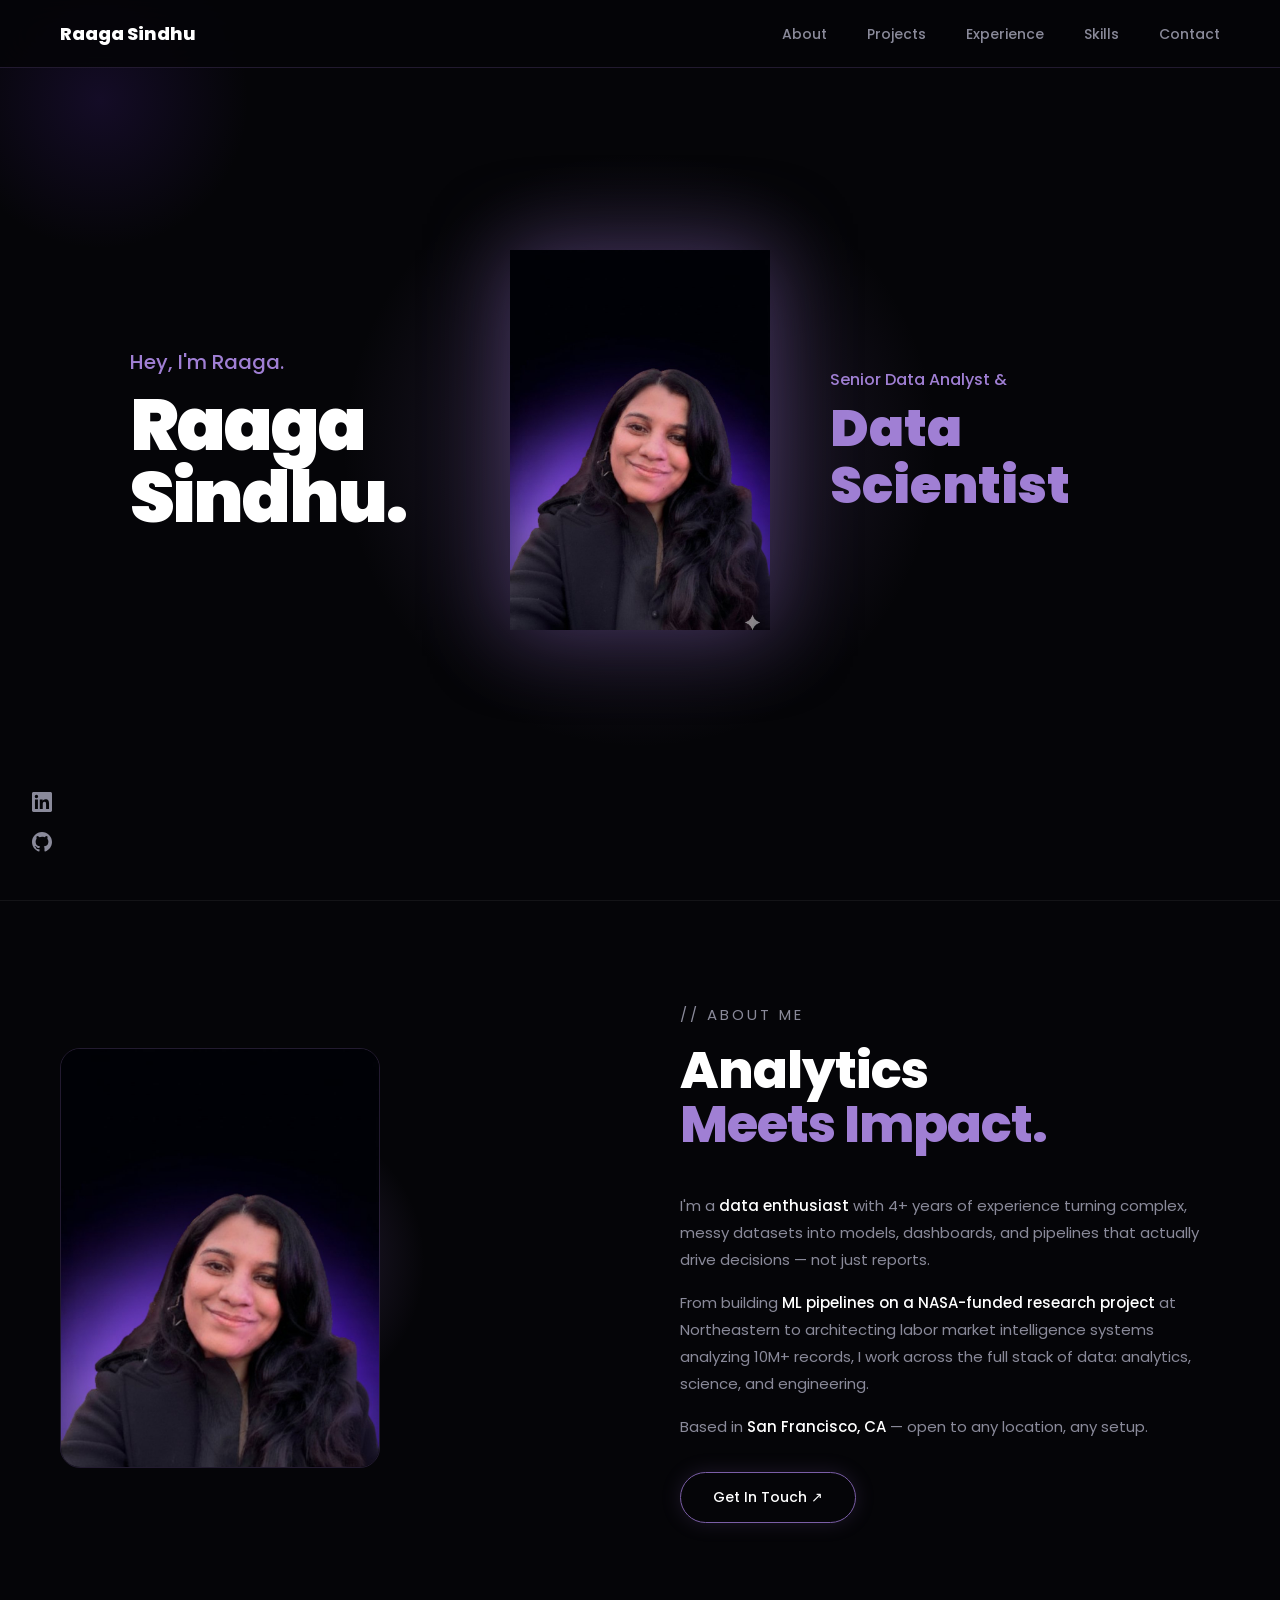
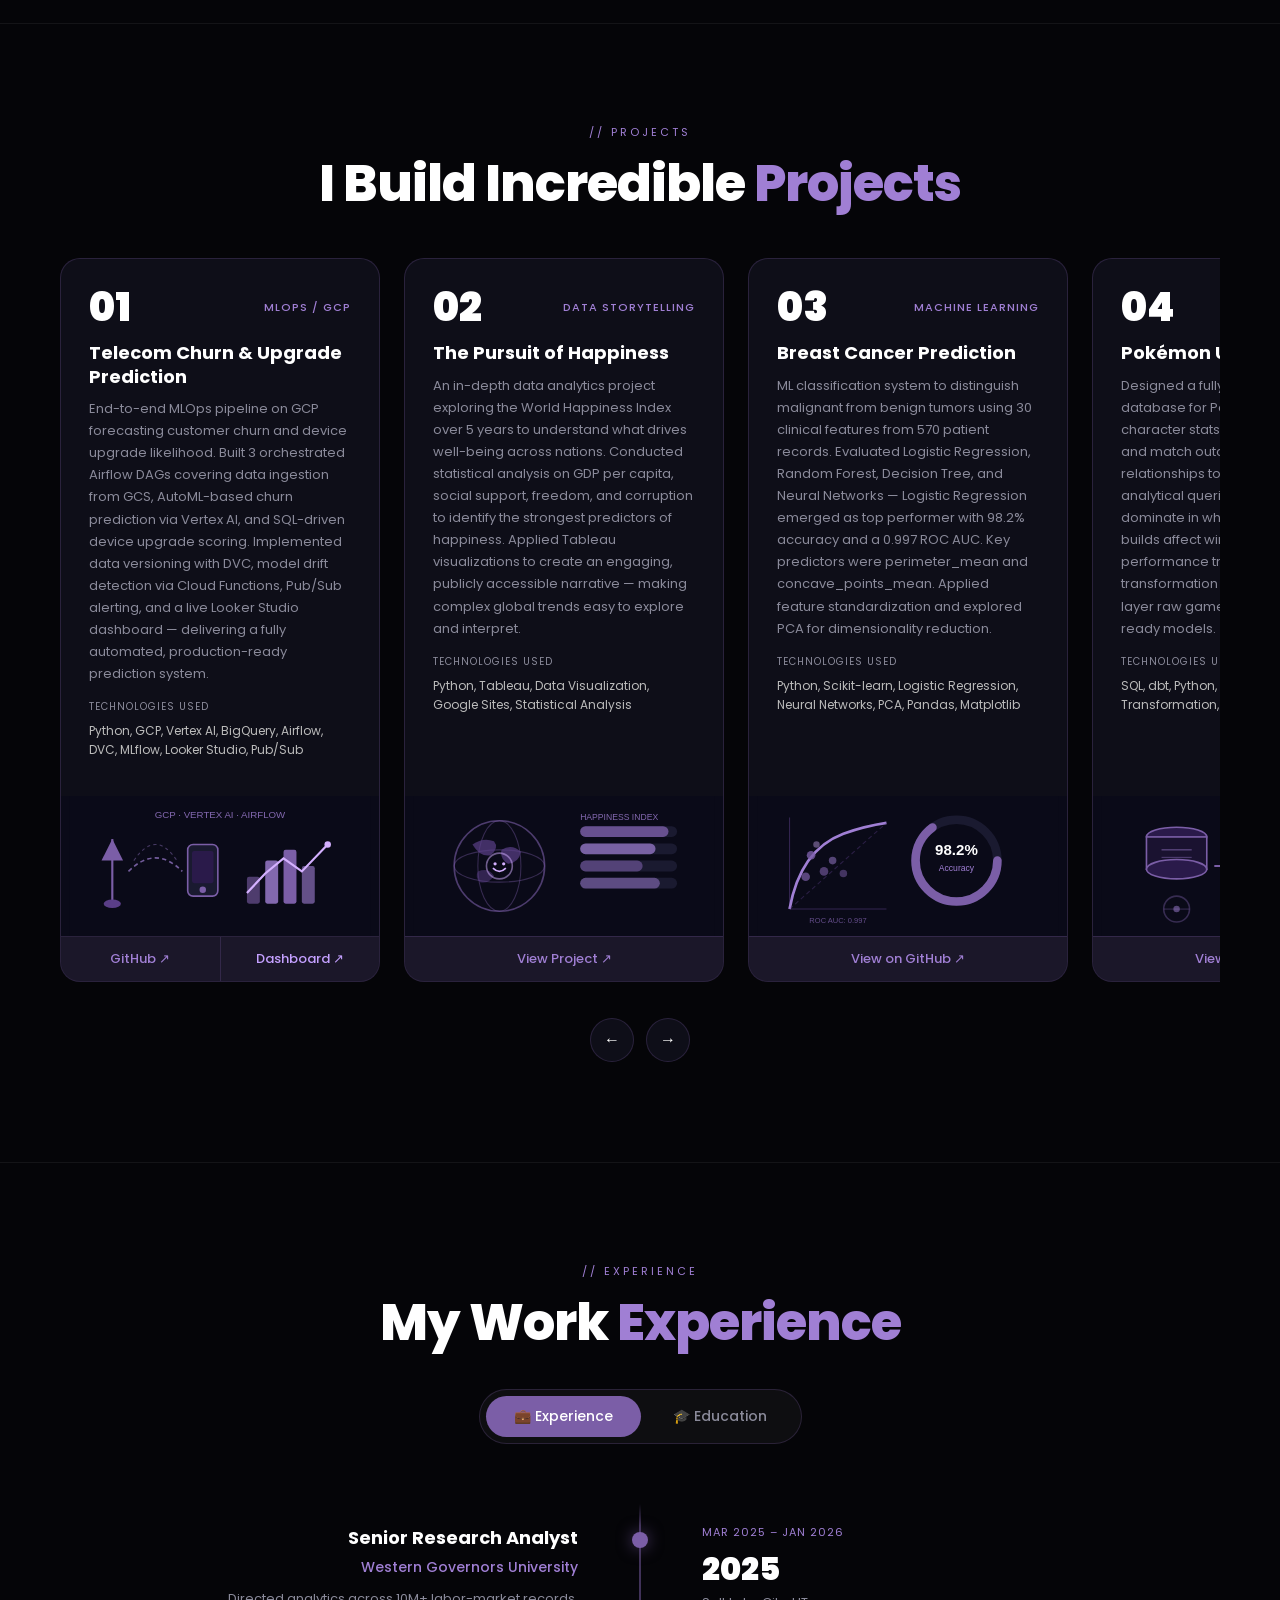
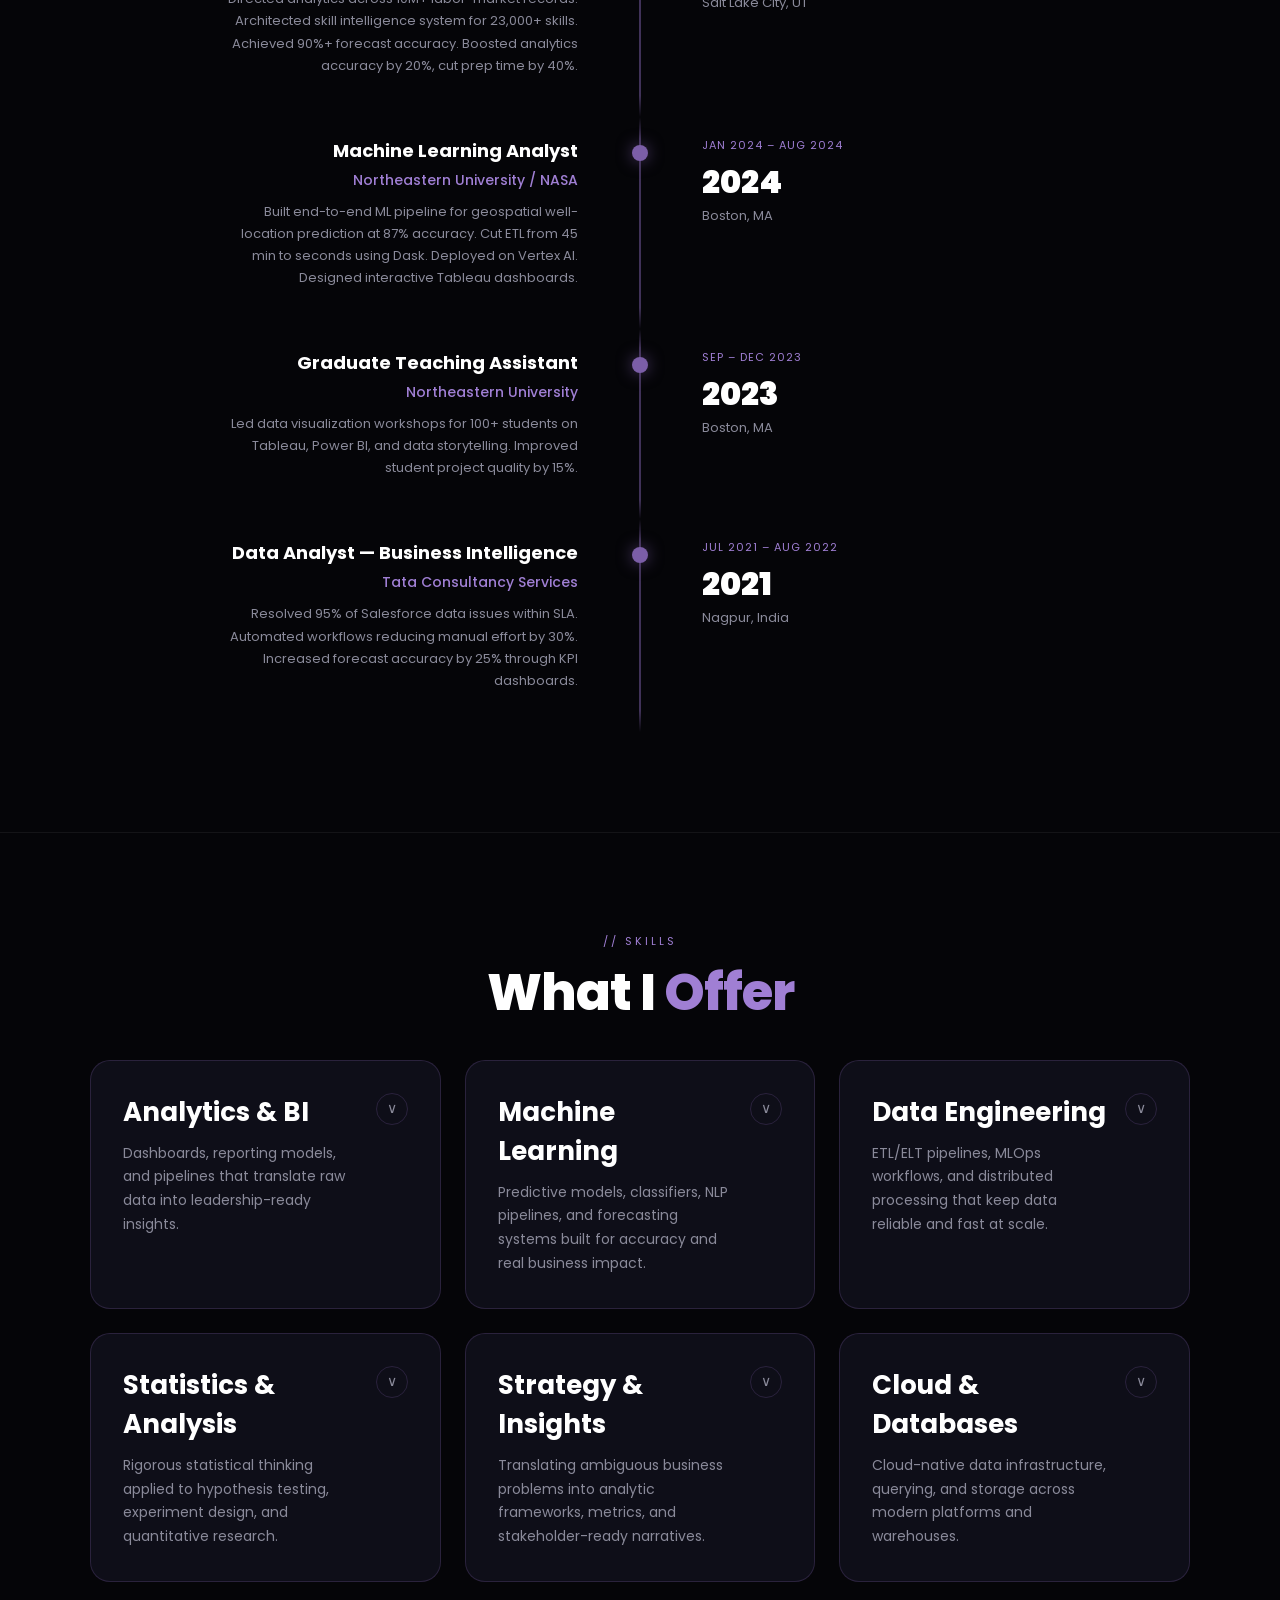
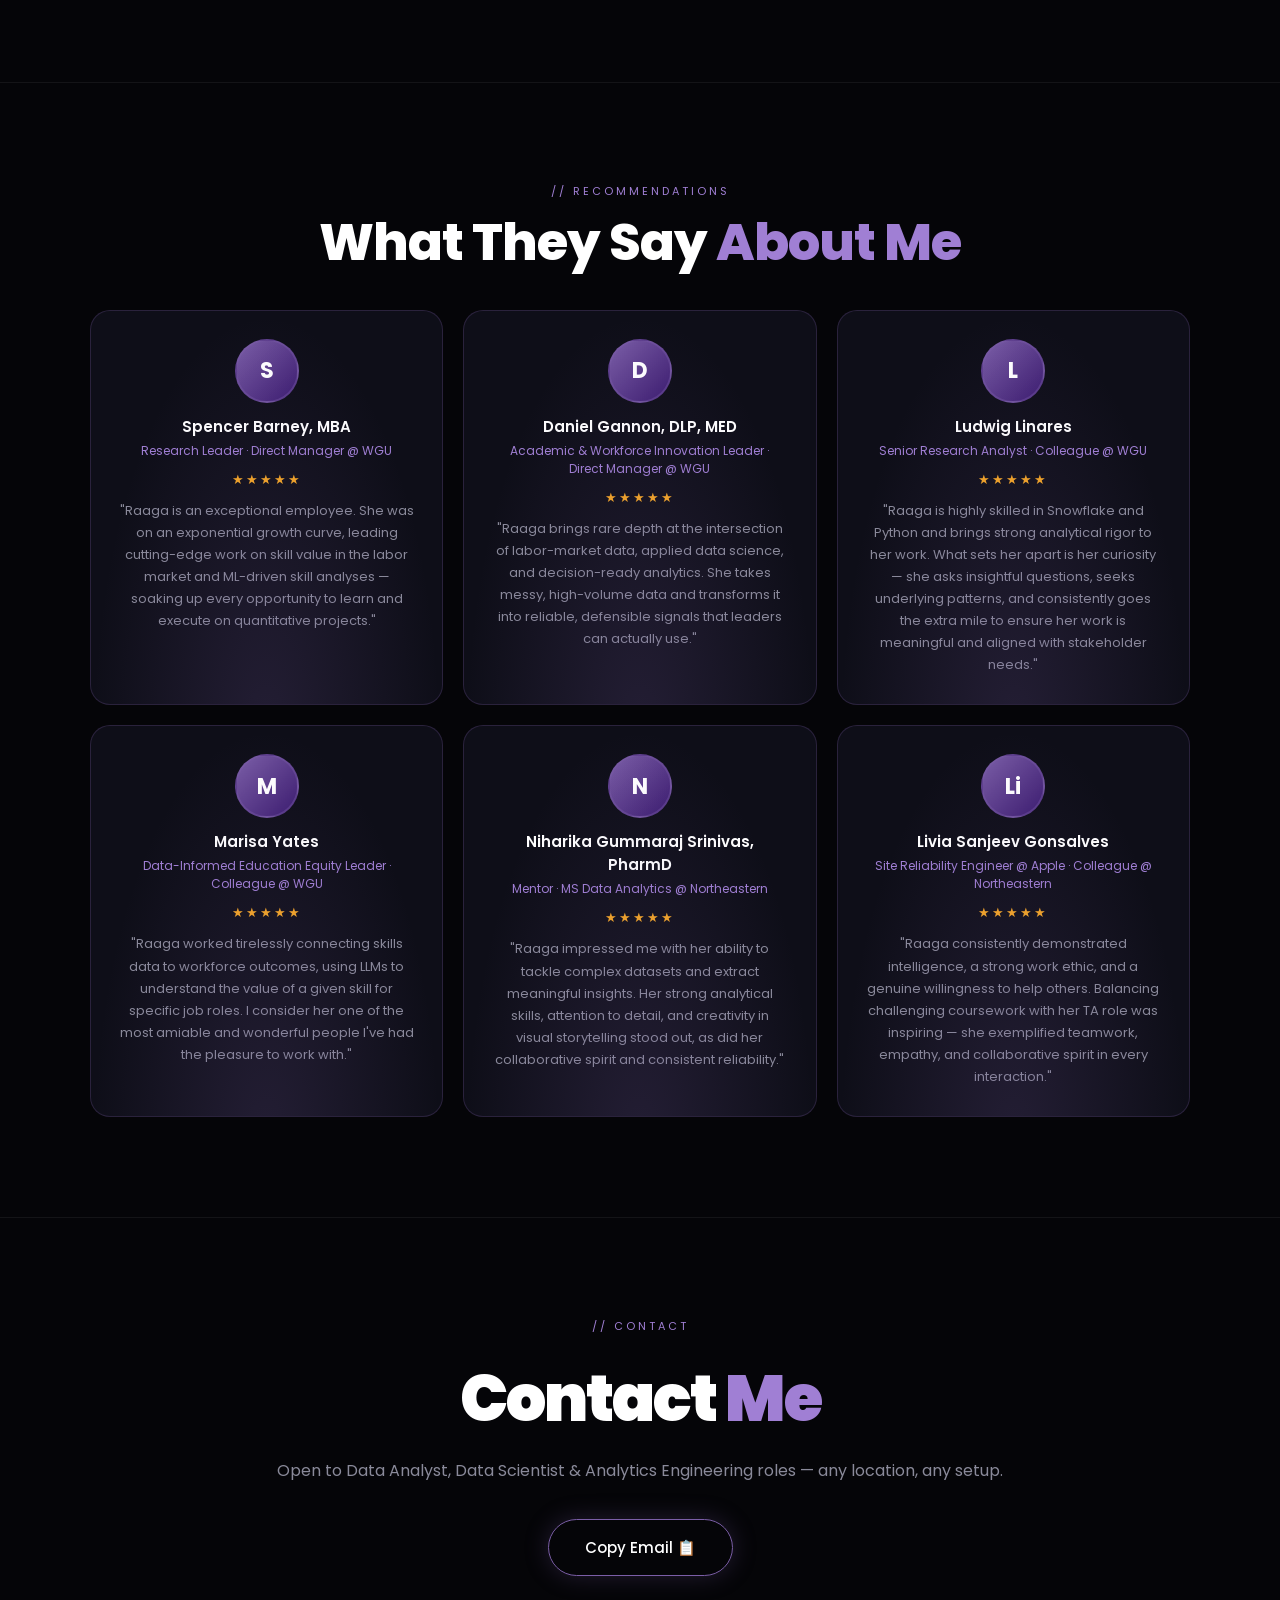
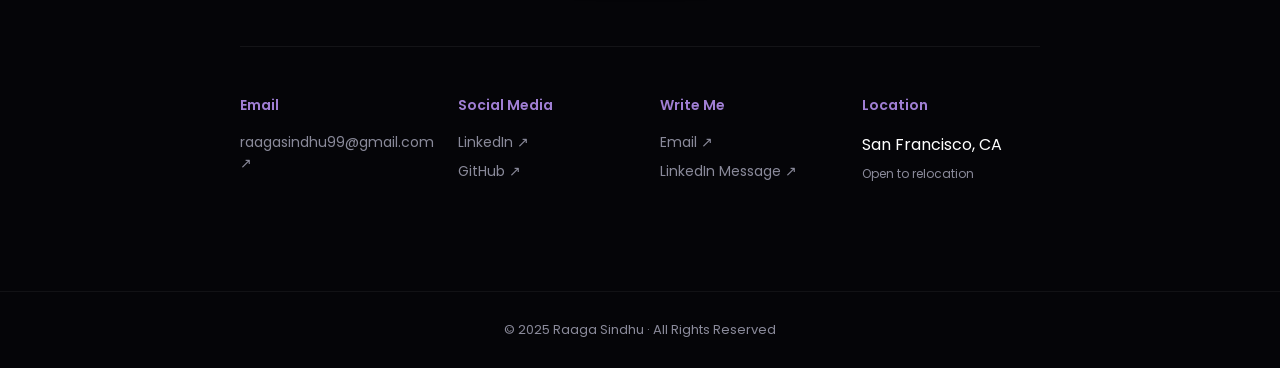
<file: index.html>
<!DOCTYPE html>
<html lang="en">
<head>
<meta charset="UTF-8">
<meta name="viewport" content="width=device-width, initial-scale=1.0">
<title> Data Analyst & Data Scientist</title>
<link href="https://fonts.googleapis.com/css2?family=Poppins:wght@300;400;500;600;700;800;900&display=swap" rel="stylesheet">
<style>
*{margin:0;padding:0;box-sizing:border-box;}
html{scroll-behavior:smooth;}
:root{
  --bg:#050508;
  --purple:#7b5ea7;
  --purple-light:#a07fd4;
  --card:#0e0e18;
  --border:rgba(123,94,167,0.25);
  --text:#ffffff;
  --muted:#8a8a9a;
}
body{background:var(--bg);color:var(--text);font-family:'Poppins',sans-serif;overflow-x:hidden;}
::-webkit-scrollbar{width:4px;}
::-webkit-scrollbar-thumb{background:var(--purple);}

/* NAV */
nav{position:fixed;top:0;left:0;right:0;z-index:100;display:flex;align-items:center;justify-content:space-between;padding:20px 60px;background:rgba(5,5,8,0.9);backdrop-filter:blur(20px);border-bottom:1px solid var(--border);}
.nav-logo{font-size:18px;font-weight:800;}
.nav-links{display:flex;gap:40px;list-style:none;}
.nav-links a{color:var(--muted);text-decoration:none;font-size:14px;font-weight:500;transition:color 0.3s;}
.nav-links a:hover{color:var(--purple-light);}

/* HERO */
#hero{min-height:100vh;display:flex;align-items:center;justify-content:center;position:relative;overflow:hidden;padding-top:80px;}
.hero-bg-glow{position:absolute;width:600px;height:600px;background:radial-gradient(circle,rgba(123,94,167,0.3) 0%,transparent 70%);top:50%;left:50%;transform:translate(-50%,-50%);pointer-events:none;}
.hero-bg-corner{position:absolute;top:-50px;left:-50px;width:300px;height:300px;background:radial-gradient(circle,rgba(80,40,160,0.2) 0%,transparent 70%);pointer-events:none;}
.hero-inner{display:grid;grid-template-columns:1fr auto 1fr;align-items:center;gap:60px;max-width:1100px;width:100%;z-index:1;padding:0 40px;}
.hero-left{text-align:left;}
.hero-greeting{font-size:20px;color:var(--purple-light);font-weight:500;margin-bottom:12px;}
.hero-name{font-size:clamp(44px,6vw,72px);font-weight:900;line-height:1;letter-spacing:-2px;}
.hero-photo-wrap{display:flex;justify-content:center;align-items:flex-end;position:relative;}
.hero-photo-glow{position:absolute;bottom:0;left:50%;transform:translateX(-50%);width:260px;height:260px;background:radial-gradient(circle,rgba(123,94,167,0.6) 0%,transparent 70%);border-radius:50%;}
.hero-photo{width:260px;height:380px;object-fit:cover;object-position:top center;position:relative;z-index:1;filter:drop-shadow(0 0 40px rgba(123,94,167,0.5));}
.hero-right{text-align:left;}
.hero-role-label{font-size:16px;color:var(--purple-light);font-weight:500;margin-bottom:8px;}
.hero-role{font-size:clamp(32px,4vw,52px);font-weight:900;line-height:1.1;}
.hero-role .accent{color:var(--purple-light);}
.hero-socials{position:absolute;left:32px;bottom:48px;display:flex;flex-direction:column;gap:20px;}
.hero-socials a{color:var(--muted);text-decoration:none;transition:color 0.3s;display:flex;align-items:center;}
.hero-socials a:hover{color:var(--purple-light);}


/* SECTIONS */
section{padding:100px 60px;position:relative;}
section+section{border-top:1px solid rgba(255,255,255,0.06);}
.sec-label{font-size:11px;color:var(--purple-light);letter-spacing:3px;text-transform:uppercase;margin-bottom:16px;}
.sec-title{font-size:clamp(36px,4vw,54px);font-weight:800;line-height:1.05;letter-spacing:-1px;margin-bottom:40px;}
.sec-title .accent{color:var(--purple-light);}
.sec-title-center{text-align:center;}

/* ABOUT */
#about{display:grid;grid-template-columns:1fr 1fr;gap:80px;align-items:center;}
.about-photo{position:relative;}
.about-photo-glow{position:absolute;top:50%;left:40%;transform:translate(-50%,-50%);width:300px;height:300px;background:radial-gradient(circle,rgba(123,94,167,0.35) 0%,transparent 70%);pointer-events:none;}
.about-img{width:100%;max-width:320px;height:420px;object-fit:cover;object-position:top;border-radius:20px;border:1px solid var(--border);position:relative;z-index:1;}
.about-text p{font-size:15px;color:var(--muted);line-height:1.8;margin-bottom:16px;}
.about-text strong{color:#fff;font-weight:500;}
.btn-contact{display:inline-flex;align-items:center;gap:8px;margin-top:16px;padding:14px 32px;border-radius:50px;border:1px solid var(--purple);background:transparent;color:#fff;font-size:14px;font-weight:500;font-family:'Poppins',sans-serif;cursor:pointer;text-decoration:none;transition:all 0.3s;box-shadow:0 0 20px rgba(123,94,167,0.2);}
.btn-contact:hover{background:var(--purple);box-shadow:0 0 30px rgba(123,94,167,0.5);}

/* PROJECTS */
.projects-scroll-outer{position:relative;}
.projects-scroll{display:flex;gap:24px;overflow-x:auto;padding:8px 4px 20px;scroll-snap-type:x mandatory;scrollbar-width:thin;scrollbar-color:var(--purple) transparent;}
.projects-scroll::-webkit-scrollbar{height:4px;}
.projects-scroll::-webkit-scrollbar-thumb{background:var(--purple);border-radius:2px;}
.proj-card{min-width:320px;max-width:320px;background:var(--card);border:1px solid var(--border);border-radius:20px;overflow:hidden;scroll-snap-align:start;flex-shrink:0;transition:transform 0.3s,border-color 0.3s;display:flex;flex-direction:column;}
.proj-card:hover{transform:translateY(-8px);border-color:rgba(155,127,212,0.5);}
.proj-card-body{padding:28px 28px 16px;flex:1;}
.proj-num-row{display:flex;justify-content:space-between;align-items:center;margin-bottom:14px;}
.proj-num{font-size:40px;font-weight:900;color:#fff;line-height:1;}
.proj-type{font-size:11px;color:var(--purple-light);font-weight:500;letter-spacing:1px;text-transform:uppercase;}
.proj-title{font-size:18px;font-weight:700;margin-bottom:10px;line-height:1.3;}
.proj-desc{font-size:13px;color:var(--muted);line-height:1.7;margin-bottom:14px;}
.proj-tech-label{font-size:10px;color:var(--muted);text-transform:uppercase;letter-spacing:1px;margin-bottom:6px;}
.proj-tech{font-size:12px;color:#bbb;line-height:1.6;margin-bottom:20px;}
.proj-img{width:100%;height:140px;background:linear-gradient(135deg,rgba(123,94,167,0.25),rgba(40,10,90,0.7));display:flex;align-items:center;justify-content:center;font-size:40px;}
.proj-link{display:flex;align-items:center;justify-content:center;padding:12px;background:rgba(123,94,167,0.12);border-top:1px solid var(--border);color:var(--purple-light);font-size:13px;font-weight:500;text-decoration:none;transition:background 0.3s;}
.proj-link:hover{background:rgba(123,94,167,0.28);}
.proj-confidential{display:flex;align-items:center;justify-content:center;padding:12px;border-top:1px solid var(--border);color:var(--muted);font-size:12px;}
.scroll-btns{display:flex;justify-content:center;gap:12px;margin-top:16px;}
.scroll-btn{width:44px;height:44px;border-radius:50%;border:1px solid var(--border);background:var(--card);color:#fff;font-size:16px;cursor:pointer;display:flex;align-items:center;justify-content:center;transition:all 0.3s;}
.scroll-btn:hover{background:var(--purple);border-color:var(--purple);}
/* project SVG image */
.proj-img-svg{height:140px;padding:0;overflow:hidden;background:#0a0a18;}
.proj-img-svg svg{display:block;}
/* two link buttons */
.proj-links-row{display:flex;border-top:1px solid var(--border);}
.proj-link-half{flex:1;text-align:center;padding:12px 8px;color:var(--purple-light);font-size:13px;font-weight:500;text-decoration:none;transition:background 0.3s;border:none;}
.proj-link-half:first-child{border-right:1px solid var(--border);}
.proj-link-half:hover{background:rgba(123,94,167,0.22);}
.proj-link-alt{color:#c4a0ff;}
/* wide card for WGU suite */
.proj-card-wide{min-width:420px;max-width:420px;}
/* suite items inside WGU card */
.proj-suite-items{display:flex;flex-direction:column;gap:14px;margin-top:14px;}
.suite-item{background:rgba(123,94,167,0.08);border:1px solid rgba(123,94,167,0.2);border-radius:12px;padding:14px 16px;}
.suite-item-title{font-size:13px;font-weight:600;color:#fff;margin-bottom:6px;}
.suite-item-desc{font-size:12px;color:var(--muted);line-height:1.65;}


/* EXPERIENCE */
.exp-tabs{display:flex;gap:4px;justify-content:center;margin-bottom:60px;background:rgba(255,255,255,0.04);border-radius:50px;padding:6px;width:fit-content;margin-left:auto;margin-right:auto;border:1px solid var(--border);}
.exp-tab{padding:10px 28px;border-radius:50px;font-size:14px;font-weight:500;cursor:pointer;transition:all 0.3s;color:var(--muted);background:transparent;border:none;font-family:'Poppins',sans-serif;}
.exp-tab.active{background:var(--purple);color:#fff;}
.exp-panel{display:none;}
.exp-panel.active{display:block;}
.tl{display:grid;grid-template-columns:1fr 60px 1fr;max-width:900px;margin:0 auto;}
.tl-line{grid-column:2;position:relative;display:flex;justify-content:center;}
.tl-line::before{content:'';position:absolute;top:0;bottom:0;left:50%;width:1px;background:linear-gradient(180deg,transparent,var(--purple) 10%,var(--purple) 90%,transparent);transform:translateX(-50%);}
.tl-dot{width:16px;height:16px;background:var(--purple);border-radius:50%;box-shadow:0 0 16px rgba(123,94,167,0.6);margin:28px auto 0;z-index:1;position:relative;}
.tl-left{text-align:right;padding:20px 32px 40px;}
.tl-right{text-align:left;padding:20px 32px 40px;}
.tl-role{font-size:18px;font-weight:700;margin-bottom:6px;}
.tl-company{color:var(--purple-light);font-size:14px;font-weight:500;margin-bottom:10px;}
.tl-desc{font-size:13px;color:var(--muted);line-height:1.7;}
.tl-period{font-size:11px;color:var(--purple-light);text-transform:uppercase;letter-spacing:1px;margin-bottom:4px;}
.tl-year{font-size:32px;font-weight:900;color:#fff;}
.tl-loc{font-size:13px;color:var(--muted);}

/* OFFER */
.offer-grid{display:grid;grid-template-columns:1fr 1fr 1fr;gap:24px;max-width:1100px;margin:0 auto;}
.offer-card{background:var(--card);border:1px solid var(--border);border-radius:20px;padding:32px;cursor:pointer;transition:all 0.3s;position:relative;overflow:hidden;}
.offer-card::before{content:'';position:absolute;inset:0;background:linear-gradient(135deg,rgba(123,94,167,0.12),transparent);opacity:0;transition:opacity 0.3s;}
.offer-card:hover::before,.offer-card.open::before{opacity:1;}
.offer-card.open{border-color:rgba(160,127,212,0.5);}
.offer-header{display:flex;justify-content:space-between;align-items:flex-start;gap:16px;}
.offer-card h3{font-size:26px;font-weight:700;margin-bottom:10px;}
.offer-toggle{width:32px;height:32px;border-radius:50%;border:1px solid var(--border);display:flex;align-items:center;justify-content:center;font-size:14px;color:var(--muted);flex-shrink:0;transition:all 0.3s;}
.offer-card.open .offer-toggle{background:var(--purple);border-color:var(--purple);color:#fff;transform:rotate(180deg);}
.offer-desc{font-size:14px;color:var(--muted);line-height:1.7;}
.offer-skills{max-height:0;overflow:hidden;transition:max-height 0.4s ease,margin-top 0.3s;}
.offer-card.open .offer-skills{max-height:300px;margin-top:20px;}
.offer-skills-label{font-size:10px;color:var(--muted);text-transform:uppercase;letter-spacing:2px;margin-bottom:10px;}
.offer-tags{display:flex;flex-wrap:wrap;gap:8px;}
.offer-tag{padding:5px 14px;border:1px solid rgba(255,255,255,0.15);border-radius:50px;font-size:12px;color:#ccc;transition:all 0.2s;}
.offer-tag:hover{border-color:var(--purple-light);color:var(--purple-light);}

/* RECOMMENDATIONS */
.rec-grid{display:grid;grid-template-columns:repeat(3,1fr);gap:20px;max-width:1100px;margin:0 auto;}
.rec-card{background:var(--card);border:1px solid var(--border);border-radius:20px;padding:28px;text-align:center;transition:transform 0.3s,border-color 0.3s;position:relative;overflow:hidden;}
.rec-card::after{content:'';position:absolute;inset:0;background:radial-gradient(ellipse at 50% 110%,rgba(123,94,167,0.2),transparent 70%);pointer-events:none;}
.rec-card:hover{transform:translateY(-6px);border-color:rgba(160,127,212,0.4);}
.rec-avatar{width:64px;height:64px;border-radius:50%;background:linear-gradient(135deg,var(--purple),#3a1a6e);margin:0 auto 12px;display:flex;align-items:center;justify-content:center;font-size:22px;font-weight:700;border:2px solid rgba(123,94,167,0.4);}
.rec-name{font-size:15px;font-weight:600;margin-bottom:4px;}
.rec-role{font-size:12px;color:var(--purple-light);margin-bottom:10px;}
.rec-stars{color:#f5a623;font-size:13px;margin-bottom:10px;letter-spacing:2px;}
.rec-text{font-size:13px;color:var(--muted);line-height:1.7;}

/* CONTACT */
#contact{text-align:center;}
#contact h2{font-size:clamp(40px,5vw,70px);font-weight:900;letter-spacing:-2px;margin-bottom:12px;}
#contact .sub{color:var(--muted);font-size:16px;margin-bottom:36px;}
.copy-btn{display:inline-flex;align-items:center;gap:10px;padding:16px 36px;border-radius:50px;background:transparent;border:1px solid var(--purple);color:#fff;font-size:15px;font-weight:500;cursor:pointer;font-family:'Poppins',sans-serif;transition:all 0.3s;margin-bottom:70px;box-shadow:0 0 24px rgba(123,94,167,0.25);}
.copy-btn:hover{background:var(--purple);box-shadow:0 0 40px rgba(123,94,167,0.5);}
.copy-btn.copied{background:#1a7a40;border-color:#1a7a40;}
.contact-cols{display:grid;grid-template-columns:1fr 1fr 1fr;gap:40px;text-align:left;max-width:800px;margin:0 auto;padding-top:48px;border-top:1px solid rgba(255,255,255,0.06);}
.col-label{font-size:14px;font-weight:600;color:var(--purple-light);margin-bottom:16px;}
.col-item{margin-bottom:8px;}
.col-item a,.col-item span{color:var(--muted);text-decoration:none;font-size:14px;transition:color 0.2s;display:block;}
.col-item a:hover{color:#fff;}

footer{text-align:center;padding:28px;border-top:1px solid rgba(255,255,255,0.05);font-size:13px;color:var(--muted);}

}
}
.reveal{transition:opacity 0.7s,transform 0.7s;}


@media(max-width:768px){
  nav{padding:16px 20px;}
  .nav-links{display:none;}
  section{padding:80px 24px;}
  .hero-inner{grid-template-columns:1fr;gap:24px;text-align:center;}
  .hero-socials{left:16px;bottom:20px;}
  #about{grid-template-columns:1fr;}
  .offer-grid,.rec-grid{grid-template-columns:1fr;}
  .contact-cols{grid-template-columns:1fr;}
  .tl{grid-template-columns:1fr;}
  .tl-line{display:none;}
  .tl-left,.tl-right{text-align:left;padding:12px 0;}
}
</style>
</head>
<body>

<!-- NAV -->
<nav>
  <div class="nav-logo">Raaga Sindhu</div>
  <ul class="nav-links">
    <li><a href="#about">About</a></li>
    <li><a href="#projects">Projects</a></li>
    <li><a href="#experience">Experience</a></li>
    <li><a href="#offer">Skills</a></li>
    <li><a href="#contact">Contact</a></li>
  </ul>
</nav>

<!-- HERO -->
<section id="hero">
  <div class="hero-bg-glow"></div>
  <div class="hero-bg-corner"></div>
  <div class="hero-inner">
    <div class="hero-left">
      <p class="hero-greeting">Hey, I'm Raaga.</p>
      <h1 class="hero-name">Raaga<br>Sindhu.</h1>
    </div>
    <div class="hero-photo-wrap">
      <div class="hero-photo-glow"></div>
      <img src="[data-uri]" class="hero-photo" alt="Raaga Sindhu" />
    </div>
    <div class="hero-right">
      <p class="hero-role-label">Senior Data Analyst &amp;</p>
      <h2 class="hero-role"><span class="accent">Data Scientist</span></h2>
    </div>
  </div>
  <div class="hero-socials">
    <a href="https://www.linkedin.com/in/raaga84454a216/" target="_blank" title="LinkedIn">
      <svg width="20" height="20" fill="currentColor" viewBox="0 0 24 24"><path d="M20.447 20.452h-3.554v-5.569c0-1.328-.027-3.037-1.852-3.037-1.853 0-2.136 1.445-2.136 2.939v5.667H9.351V9h3.414v1.561h.046c.477-.9 1.637-1.85 3.37-1.85 3.601 0 4.267 2.37 4.267 5.455v6.286zM5.337 7.433a2.062 2.062 0 01-2.063-2.065 2.064 2.064 0 112.063 2.065zm1.782 13.019H3.555V9h3.564v11.452zM22.225 0H1.771C.792 0 0 .774 0 1.729v20.542C0 23.227.792 24 1.771 24h20.451C23.2 24 24 23.227 24 22.271V1.729C24 .774 23.2 0 22.222 0h.003z"/></svg>
    </a>
    <a href="https://github.com/raagasindhu99" target="_blank" title="GitHub">
      <svg width="20" height="20" fill="currentColor" viewBox="0 0 24 24"><path d="M12 0C5.374 0 0 5.373 0 12c0 5.302 3.438 9.8 8.207 11.387.599.111.793-.261.793-.577v-2.234c-3.338.726-4.033-1.416-4.033-1.416-.546-1.387-1.333-1.756-1.333-1.756-1.089-.745.083-.729.083-.729 1.205.084 1.839 1.237 1.839 1.237 1.07 1.834 2.807 1.304 3.492.997.107-.775.418-1.305.762-1.604-2.665-.305-5.467-1.334-5.467-5.931 0-1.311.469-2.381 1.236-3.221-.124-.303-.535-1.524.117-3.176 0 0 1.008-.322 3.301 1.23A11.509 11.509 0 0112 5.803c1.02.005 2.047.138 3.006.404 2.291-1.552 3.297-1.23 3.297-1.23.653 1.653.242 2.874.118 3.176.77.84 1.235 1.911 1.235 3.221 0 4.609-2.807 5.624-5.479 5.921.43.372.823 1.102.823 2.222v3.293c0 .319.192.694.801.576C20.566 21.797 24 17.3 24 12c0-6.627-5.373-12-12-12z"/></svg>
    </a>
  </div>
</section>

<!-- ABOUT -->
<section id="about">
  <div class="about-photo reveal">
    <div class="about-photo-glow"></div>
    <img src="[data-uri]" class="about-img" alt="Raaga Sindhu" />
  </div>
  <div class="about-text reveal">
    <p class="sec-label">// About Me</p>
    <h2 class="sec-title">Analytics<br><span class="accent">Meets Impact.</span></h2>
    <p>I'm a <strong>data enthusiast</strong> with 4+ years of experience turning complex, messy datasets into models, dashboards, and pipelines that actually drive decisions — not just reports.</p>
    <p>From building <strong>ML pipelines on a NASA-funded research project</strong> at Northeastern to architecting labor market intelligence systems analyzing 10M+ records, I work across the full stack of data: analytics, science, and engineering.</p>
    <p>Based in <strong>San Francisco, CA</strong> — open to any location, any setup.</p>
    <a href="#contact" class="btn-contact">Get In Touch ↗</a>
  </div>
</section>

<!-- PROJECTS -->
<section id="projects">
  <p class="sec-label sec-title-center reveal">// Projects</p>
  <h2 class="sec-title sec-title-center reveal">I Build Incredible <span class="accent">Projects</span></h2>
  <div class="projects-scroll-outer reveal">
    <div class="projects-scroll" id="projScroll">

      <!-- 01: TELECOM -->
      <div class="proj-card">
        <div class="proj-card-body">
          <div class="proj-num-row"><span class="proj-num">01</span><span class="proj-type">MLOps / GCP</span></div>
          <div class="proj-title">Telecom Churn & Upgrade Prediction</div>
          <div class="proj-desc">End-to-end MLOps pipeline on GCP forecasting customer churn and device upgrade likelihood. Built 3 orchestrated Airflow DAGs covering data ingestion from GCS, AutoML-based churn prediction via Vertex AI, and SQL-driven device upgrade scoring. Implemented data versioning with DVC, model drift detection via Cloud Functions, Pub/Sub alerting, and a live Looker Studio dashboard — delivering a fully automated, production-ready prediction system.</div>
          <div class="proj-tech-label">Technologies used</div>
          <div class="proj-tech">Python, GCP, Vertex AI, BigQuery, Airflow, DVC, MLflow, Looker Studio, Pub/Sub</div>
        </div>
        <div class="proj-img proj-img-svg">
          <svg viewBox="0 0 280 130" xmlns="http://www.w3.org/2000/svg" width="100%" height="100%">
            <rect width="280" height="130" fill="#0a0a18"/>
            <!-- signal towers -->
            <line x1="40" y1="100" x2="40" y2="40" stroke="#7b5ea7" stroke-width="2"/>
            <polygon points="40,40 30,60 50,60" fill="#7b5ea7"/>
            <ellipse cx="40" cy="100" rx="8" ry="4" fill="#5a3e87"/>
            <!-- arcs -->
            <path d="M55,70 Q80,45 105,70" fill="none" stroke="#a07fd4" stroke-width="1.5" stroke-dasharray="4,3" opacity="0.7"/>
            <path d="M60,60 Q80,30 100,60" fill="none" stroke="#a07fd4" stroke-width="1" stroke-dasharray="3,3" opacity="0.4"/>
            <!-- phone -->
            <rect x="110" y="45" width="28" height="48" rx="5" fill="#1a1a30" stroke="#7b5ea7" stroke-width="1.5"/>
            <rect x="114" y="51" width="20" height="30" rx="2" fill="#2a1a4a"/>
            <circle cx="124" cy="87" r="3" fill="#7b5ea7"/>
            <!-- chart bars -->
            <rect x="165" y="75" width="12" height="25" rx="2" fill="#7b5ea7" opacity="0.6"/>
            <rect x="182" y="60" width="12" height="40" rx="2" fill="#a07fd4" opacity="0.8"/>
            <rect x="199" y="50" width="12" height="50" rx="2" fill="#7b5ea7"/>
            <rect x="216" y="65" width="12" height="35" rx="2" fill="#a07fd4" opacity="0.6"/>
            <!-- trend line -->
            <polyline points="165,90 182,72 199,58 216,70 240,45" fill="none" stroke="#d4b0ff" stroke-width="2"/>
            <circle cx="240" cy="45" r="3" fill="#d4b0ff"/>
            <!-- label -->
            <text x="140" y="20" fill="#a07fd4" font-size="9" font-family="sans-serif" text-anchor="middle" opacity="0.8">GCP · VERTEX AI · AIRFLOW</text>
          </svg>
        </div>
        <div class="proj-links-row">
          <a href="https://github.com/MLOPS-Team-7/Telecom-Device-Upgrade-Prediction?tab=readme-ov-file" target="_blank" class="proj-link proj-link-half">GitHub ↗</a>
          <a href="https://lookerstudio.google.com/reporting/1d1720c1-d656-48d8-a95f-d27c594b2db9/page/BdnWE" target="_blank" class="proj-link proj-link-half proj-link-alt">Dashboard ↗</a>
        </div>
      </div>

      <!-- 02: HAPPINESS -->
      <div class="proj-card">
        <div class="proj-card-body">
          <div class="proj-num-row"><span class="proj-num">02</span><span class="proj-type">Data Storytelling</span></div>
          <div class="proj-title">The Pursuit of Happiness</div>
          <div class="proj-desc">An in-depth data analytics project exploring the World Happiness Index over 5 years to understand what drives well-being across nations. Conducted statistical analysis on GDP per capita, social support, freedom, and corruption to identify the strongest predictors of happiness. Applied Tableau visualizations to create an engaging, publicly accessible narrative — making complex global trends easy to explore and interpret.</div>
          <div class="proj-tech-label">Technologies used</div>
          <div class="proj-tech">Python, Tableau, Data Visualization, Google Sites, Statistical Analysis</div>
        </div>
        <div class="proj-img proj-img-svg">
          <svg viewBox="0 0 280 130" xmlns="http://www.w3.org/2000/svg" width="100%" height="100%">
            <rect width="280" height="130" fill="#0a0a18"/>
            <!-- globe outline -->
            <circle cx="80" cy="65" r="42" fill="none" stroke="#7b5ea7" stroke-width="1.5" opacity="0.6"/>
            <ellipse cx="80" cy="65" rx="20" ry="42" fill="none" stroke="#7b5ea7" stroke-width="1" opacity="0.4"/>
            <ellipse cx="80" cy="65" rx="42" ry="15" fill="none" stroke="#7b5ea7" stroke-width="1" opacity="0.4"/>
            <!-- continents simplified -->
            <path d="M55,45 Q65,38 75,42 Q80,48 72,55 Q62,57 55,45Z" fill="#5a3e87" opacity="0.7"/>
            <path d="M82,50 Q92,44 100,52 Q98,62 88,63 Q80,58 82,50Z" fill="#5a3e87" opacity="0.7"/>
            <path d="M60,70 Q70,66 75,74 Q70,82 62,80 Q57,75 60,70Z" fill="#5a3e87" opacity="0.5"/>
            <!-- happiness bars right side -->
            <text x="155" y="22" fill="#a07fd4" font-size="8" font-family="sans-serif" opacity="0.8">HAPPINESS INDEX</text>
            <rect x="155" y="28" width="90" height="10" rx="5" fill="#1a1a30"/>
            <rect x="155" y="28" width="82" height="10" rx="5" fill="#7b5ea7" opacity="0.8"/>
            <rect x="155" y="44" width="90" height="10" rx="5" fill="#1a1a30"/>
            <rect x="155" y="44" width="70" height="10" rx="5" fill="#a07fd4" opacity="0.7"/>
            <rect x="155" y="60" width="90" height="10" rx="5" fill="#1a1a30"/>
            <rect x="155" y="60" width="58" height="10" rx="5" fill="#7b5ea7" opacity="0.6"/>
            <rect x="155" y="76" width="90" height="10" rx="5" fill="#1a1a30"/>
            <rect x="155" y="76" width="74" height="10" rx="5" fill="#a07fd4" opacity="0.5"/>
            <!-- smile -->
            <circle cx="80" cy="65" r="12" fill="none" stroke="#d4b0ff" stroke-width="1.5" opacity="0.5"/>
            <path d="M74,67 Q80,73 86,67" fill="none" stroke="#d4b0ff" stroke-width="1.5"/>
            <circle cx="76" cy="63" r="1.5" fill="#d4b0ff"/>
            <circle cx="84" cy="63" r="1.5" fill="#d4b0ff"/>
          </svg>
        </div>
        <a href="https://sites.google.com/view/the-pursuit-of-happiness-usa/home" target="_blank" class="proj-link">View Project ↗</a>
      </div>

      <!-- 03: BREAST CANCER -->
      <div class="proj-card">
        <div class="proj-card-body">
          <div class="proj-num-row"><span class="proj-num">03</span><span class="proj-type">Machine Learning</span></div>
          <div class="proj-title">Breast Cancer Prediction</div>
          <div class="proj-desc">ML classification system to distinguish malignant from benign tumors using 30 clinical features from 570 patient records. Evaluated Logistic Regression, Random Forest, Decision Tree, and Neural Networks — Logistic Regression emerged as top performer with 98.2% accuracy and a 0.997 ROC AUC. Key predictors were perimeter_mean and concave_points_mean. Applied feature standardization and explored PCA for dimensionality reduction.</div>
          <div class="proj-tech-label">Technologies used</div>
          <div class="proj-tech">Python, Scikit-learn, Logistic Regression, Neural Networks, PCA, Pandas, Matplotlib</div>
        </div>
        <div class="proj-img proj-img-svg">
          <svg viewBox="0 0 280 130" xmlns="http://www.w3.org/2000/svg" width="100%" height="100%">
            <rect width="280" height="130" fill="#0a0a18"/>
            <!-- ROC curve -->
            <line x1="30" y1="105" x2="30" y2="20" stroke="#5a3e87" stroke-width="1" opacity="0.5"/>
            <line x1="30" y1="105" x2="120" y2="105" stroke="#5a3e87" stroke-width="1" opacity="0.5"/>
            <path d="M30,105 Q40,50 80,35 Q100,28 120,25" fill="none" stroke="#a07fd4" stroke-width="2.5"/>
            <path d="M30,105 L120,25" fill="none" stroke="#5a3e87" stroke-width="1" stroke-dasharray="4,3" opacity="0.4"/>
            <text x="75" y="118" fill="#7b5ea7" font-size="7" font-family="sans-serif" text-anchor="middle" opacity="0.8">ROC AUC: 0.997</text>
            <!-- accuracy meter right -->
            <circle cx="185" cy="60" r="38" fill="none" stroke="#1a1a30" stroke-width="8"/>
            <circle cx="185" cy="60" r="38" fill="none" stroke="#7b5ea7" stroke-width="8"
              stroke-dasharray="215 239" stroke-dashoffset="60" stroke-linecap="round"/>
            <text x="185" y="55" fill="#fff" font-size="14" font-family="sans-serif" text-anchor="middle" font-weight="bold">98.2%</text>
            <text x="185" y="70" fill="#a07fd4" font-size="8" font-family="sans-serif" text-anchor="middle">Accuracy</text>
            <!-- dots: benign vs malignant -->
            <circle cx="50" cy="55" r="4" fill="#7b5ea7" opacity="0.8"/>
            <circle cx="62" cy="70" r="4" fill="#7b5ea7" opacity="0.6"/>
            <circle cx="45" cy="75" r="4" fill="#7b5ea7" opacity="0.7"/>
            <circle cx="70" cy="60" r="3.5" fill="#a07fd4" opacity="0.5"/>
            <circle cx="55" cy="45" r="3" fill="#d4b0ff" opacity="0.4"/>
            <circle cx="80" cy="72" r="3.5" fill="#7b5ea7" opacity="0.5"/>
          </svg>
        </div>
        <a href="https://github.com/raagasindhu99/Breast_Cancer_prediction" target="_blank" class="proj-link">View on GitHub ↗</a>
      </div>

      <!-- 04: POKEMON -->
      <div class="proj-card">
        <div class="proj-card-body">
          <div class="proj-num-row"><span class="proj-num">04</span><span class="proj-type">Data Engineering</span></div>
          <div class="proj-title">Pokémon UNITE Database</div>
          <div class="proj-desc">Designed a fully normalized relational database for Pokémon UNITE capturing character stats, move sets, item builds, and match outcomes. Modeled entity relationships to power complex analytical queries — which Pokémon dominate in which roles, how item builds affect win rates, and performance trends over time. Built dbt transformation pipelines to clean and layer raw game data into analytics-ready models.</div>
          <div class="proj-tech-label">Technologies used</div>
          <div class="proj-tech">SQL, dbt, Python, Relational Modeling, Data Transformation, Analytics Engineering</div>
        </div>
        <div class="proj-img proj-img-svg">
          <svg viewBox="0 0 280 130" xmlns="http://www.w3.org/2000/svg" width="100%" height="100%">
            <rect width="280" height="130" fill="#0a0a18"/>
            <!-- database cylinders -->
            <ellipse cx="70" cy="38" rx="28" ry="9" fill="#2a1a4a" stroke="#7b5ea7" stroke-width="1.5"/>
            <rect x="42" y="38" width="56" height="30" fill="#1a1230" stroke="#7b5ea7" stroke-width="1.5"/>
            <ellipse cx="70" cy="68" rx="28" ry="9" fill="#2a1a4a" stroke="#7b5ea7" stroke-width="1.5"/>
            <line x1="56" y1="50" x2="84" y2="50" stroke="#a07fd4" stroke-width="1" opacity="0.6"/>
            <line x1="56" y1="57" x2="84" y2="57" stroke="#a07fd4" stroke-width="1" opacity="0.4"/>
            <!-- dbt flow arrows -->
            <path d="M105,65 L135,65" fill="none" stroke="#7b5ea7" stroke-width="2" marker-end="url(#arr)"/>
            <defs><marker id="arr" markerWidth="6" markerHeight="6" refX="3" refY="3" orient="auto"><path d="M0,0 L6,3 L0,6Z" fill="#7b5ea7"/></marker></defs>
            <!-- dbt logo area -->
            <rect x="138" y="50" width="38" height="28" rx="6" fill="#2a1a4a" stroke="#a07fd4" stroke-width="1.5"/>
            <text x="157" y="69" fill="#a07fd4" font-size="10" font-family="sans-serif" text-anchor="middle" font-weight="bold">dbt</text>
            <path d="M183,65 L210,65" fill="none" stroke="#7b5ea7" stroke-width="2" marker-end="url(#arr)"/>
            <!-- analytics table -->
            <rect x="213" y="35" width="52" height="60" rx="4" fill="#1a1230" stroke="#7b5ea7" stroke-width="1.5"/>
            <rect x="213" y="35" width="52" height="14" rx="4" fill="#2a1a4a"/>
            <text x="239" y="46" fill="#a07fd4" font-size="7" font-family="sans-serif" text-anchor="middle">STATS</text>
            <line x1="213" y1="58" x2="265" y2="58" stroke="#5a3e87" stroke-width="1" opacity="0.6"/>
            <line x1="213" y1="68" x2="265" y2="68" stroke="#5a3e87" stroke-width="1" opacity="0.6"/>
            <line x1="213" y1="78" x2="265" y2="78" stroke="#5a3e87" stroke-width="1" opacity="0.6"/>
            <rect x="218" y="61" width="15" height="5" rx="1" fill="#7b5ea7" opacity="0.7"/>
            <rect x="218" y="71" width="22" height="5" rx="1" fill="#a07fd4" opacity="0.6"/>
            <rect x="218" y="81" width="18" height="5" rx="1" fill="#7b5ea7" opacity="0.5"/>
            <!-- pokeball hint -->
            <circle cx="70" cy="105" r="12" fill="none" stroke="#7b5ea7" stroke-width="1.5" opacity="0.4"/>
            <line x1="58" y1="105" x2="82" y2="105" stroke="#7b5ea7" stroke-width="1" opacity="0.4"/>
            <circle cx="70" cy="105" r="3" fill="#a07fd4" opacity="0.5"/>
          </svg>
        </div>
        <a href="https://github.com/raagasindhu99/Pokemon_Database" target="_blank" class="proj-link">View on GitHub ↗</a>
      </div>

      <!-- 05: HUMAN ACTIVITY -->
      <div class="proj-card">
        <div class="proj-card-body">
          <div class="proj-num-row"><span class="proj-num">05</span><span class="proj-type">Machine Learning</span></div>
          <div class="proj-title">Human Activity Recognition</div>
          <div class="proj-desc">Classified 6 human activities — walking, walking upstairs/downstairs, sitting, standing, laying — from 10,299 smartphone sensor readings (561 features across accelerometer and gyroscope axes). Compared Gaussian Naive Bayes (80.18%), Softmax Regression (94.27%), and Neural Networks (95.32%). Applied PCA for dimensionality reduction and conducted a cost analysis evaluating trade-offs between model complexity and prediction accuracy.</div>
          <div class="proj-tech-label">Technologies used</div>
          <div class="proj-tech">Python, Scikit-learn, Neural Networks, PCA, Pandas, NumPy, Matplotlib</div>
        </div>
        <div class="proj-img proj-img-svg">
          <svg viewBox="0 0 280 130" xmlns="http://www.w3.org/2000/svg" width="100%" height="100%">
            <rect width="280" height="130" fill="#0a0a18"/>
            <!-- stick figure walking -->
            <circle cx="55" cy="30" r="9" fill="none" stroke="#a07fd4" stroke-width="2"/>
            <line x1="55" y1="39" x2="55" y2="68" stroke="#a07fd4" stroke-width="2"/>
            <line x1="55" y1="48" x2="42" y2="60" stroke="#a07fd4" stroke-width="2"/>
            <line x1="55" y1="48" x2="68" y2="55" stroke="#a07fd4" stroke-width="2"/>
            <line x1="55" y1="68" x2="44" y2="85" stroke="#a07fd4" stroke-width="2"/>
            <line x1="55" y1="68" x2="66" y2="85" stroke="#a07fd4" stroke-width="2"/>
            <!-- sensor waves -->
            <path d="M78,55 Q88,45 98,55 Q108,65 118,55" fill="none" stroke="#7b5ea7" stroke-width="1.5" opacity="0.7"/>
            <path d="M82,65 Q92,50 102,65 Q112,80 122,65" fill="none" stroke="#7b5ea7" stroke-width="1" opacity="0.4"/>
            <!-- activity labels + bars -->
            <text x="145" y="22" fill="#a07fd4" font-size="7.5" font-family="sans-serif" opacity="0.9">WALKING</text>
            <rect x="195" y="14" width="60" height="8" rx="3" fill="#1a1230"/>
            <rect x="195" y="14" width="55" height="8" rx="3" fill="#7b5ea7" opacity="0.9"/>
            <text x="145" y="38" fill="#a07fd4" font-size="7.5" font-family="sans-serif" opacity="0.9">SITTING</text>
            <rect x="195" y="30" width="60" height="8" rx="3" fill="#1a1230"/>
            <rect x="195" y="30" width="40" height="8" rx="3" fill="#a07fd4" opacity="0.7"/>
            <text x="145" y="54" fill="#a07fd4" font-size="7.5" font-family="sans-serif" opacity="0.9">STANDING</text>
            <rect x="195" y="46" width="60" height="8" rx="3" fill="#1a1230"/>
            <rect x="195" y="46" width="48" height="8" rx="3" fill="#7b5ea7" opacity="0.8"/>
            <text x="145" y="70" fill="#a07fd4" font-size="7.5" font-family="sans-serif" opacity="0.9">LAYING</text>
            <rect x="195" y="62" width="60" height="8" rx="3" fill="#1a1230"/>
            <rect x="195" y="62" width="52" height="8" rx="3" fill="#a07fd4" opacity="0.6"/>
            <!-- accuracy badge -->
            <rect x="140" y="85" width="115" height="28" rx="6" fill="#2a1a4a" stroke="#7b5ea7" stroke-width="1"/>
            <text x="197" y="102" fill="#fff" font-size="11" font-family="sans-serif" text-anchor="middle" font-weight="bold">95.32% Accuracy</text>
          </svg>
        </div>
        <a href="https://github.com/raagasindhu99/HumanActivityRecognition" target="_blank" class="proj-link">View on GitHub ↗</a>
      </div>

      <!-- 06: 311 NYC -->
      <div class="proj-card">
        <div class="proj-card-body">
          <div class="proj-num-row"><span class="proj-num">06</span><span class="proj-type">Analytics / BI</span></div>
          <div class="proj-title">311 NYC Service Requests Analysis</div>
          <div class="proj-desc">Analyzed millions of NYC 311 service requests to uncover demand patterns, response times, and agency efficiency. Used BigQuery and SQL to aggregate data by borough, agency, and complaint type. Python (pandas, NumPy, Matplotlib) powered EDA and cleaning; Tableau Prep shaped the final dataset for an interactive dashboard — revealing that NYPD and Sanitation handle the most requests, Staten Island resolves them fastest, and noise complaints dominate citywide.</div>
          <div class="proj-tech-label">Technologies used</div>
          <div class="proj-tech">BigQuery, SQL, Python, Tableau, Tableau Prep, Pandas, Matplotlib</div>
        </div>
        <div class="proj-img proj-img-svg">
          <svg viewBox="0 0 280 130" xmlns="http://www.w3.org/2000/svg" width="100%" height="100%">
            <rect width="280" height="130" fill="#0a0a18"/>
            <!-- NYC skyline silhouette -->
            <rect x="20" y="70" width="12" height="45" fill="#1a1230" stroke="#5a3e87" stroke-width="1"/>
            <rect x="35" y="55" width="18" height="60" fill="#1a1230" stroke="#5a3e87" stroke-width="1"/>
            <rect x="56" y="45" width="14" height="70" fill="#1a1230" stroke="#5a3e87" stroke-width="1"/>
            <rect x="73" y="60" width="10" height="55" fill="#1a1230" stroke="#5a3e87" stroke-width="1"/>
            <rect x="86" y="50" width="16" height="65" fill="#1a1230" stroke="#5a3e87" stroke-width="1"/>
            <!-- windows -->
            <rect x="38" y="62" width="4" height="4" fill="#7b5ea7" opacity="0.7"/>
            <rect x="44" y="62" width="4" height="4" fill="#a07fd4" opacity="0.5"/>
            <rect x="38" y="72" width="4" height="4" fill="#a07fd4" opacity="0.6"/>
            <rect x="59" y="52" width="4" height="4" fill="#7b5ea7" opacity="0.8"/>
            <rect x="59" y="62" width="4" height="4" fill="#a07fd4" opacity="0.5"/>
            <rect x="89" y="58" width="4" height="4" fill="#7b5ea7" opacity="0.7"/>
            <!-- chart area -->
            <text x="190" y="18" fill="#a07fd4" font-size="8" font-family="sans-serif" text-anchor="middle" opacity="0.8">BOROUGH REQUESTS</text>
            <rect x="145" y="25" width="90" height="75" rx="4" fill="#0e0e18" stroke="#2a1a4a" stroke-width="1"/>
            <!-- bar chart inside -->
            <rect x="155" y="70" width="10" height="22" rx="2" fill="#7b5ea7" opacity="0.7"/>
            <rect x="170" y="55" width="10" height="37" rx="2" fill="#a07fd4" opacity="0.9"/>
            <rect x="185" y="62" width="10" height="30" rx="2" fill="#7b5ea7" opacity="0.6"/>
            <rect x="200" y="50" width="10" height="42" rx="2" fill="#a07fd4" opacity="0.7"/>
            <rect x="215" y="68" width="10" height="24" rx="2" fill="#7b5ea7" opacity="0.5"/>
            <text x="160" y="103" fill="#5a3e87" font-size="6" font-family="sans-serif">BX</text>
            <text x="175" y="103" fill="#5a3e87" font-size="6" font-family="sans-serif">BK</text>
            <text x="190" y="103" fill="#5a3e87" font-size="6" font-family="sans-serif">MN</text>
            <text x="205" y="103" fill="#5a3e87" font-size="6" font-family="sans-serif">QN</text>
            <text x="218" y="103" fill="#5a3e87" font-size="6" font-family="sans-serif">SI</text>
          </svg>
        </div>
        <a href="https://github.com/raagasindhu99/311_NYC_Analysis" target="_blank" class="proj-link">View on GitHub ↗</a>
      </div>

      <!-- 07: NASA CONFIDENTIAL -->
      <div class="proj-card">
        <div class="proj-card-body">
          <div class="proj-num-row"><span class="proj-num">07</span><span class="proj-type">Machine Learning</span></div>
          <div class="proj-title">NASA-Funded ML Pipeline</div>
          <div class="proj-desc">Built an end-to-end ML pipeline for geospatial well-location prediction as part of a NASA-funded research initiative at Northeastern University. Engineered high-performance ETL using Dask and Parquet, reducing processing time from 45 minutes to seconds. The predictive model achieved 87% accuracy and was deployed on Vertex AI with outputs stored in BigQuery and surfaced through interactive Tableau dashboards for the research team.</div>
          <div class="proj-tech-label">Technologies used</div>
          <div class="proj-tech">Python, Dask, Parquet, Vertex AI, BigQuery, GCP, Tableau</div>
        </div>
        <div class="proj-img proj-img-svg">
          <svg viewBox="0 0 280 130" xmlns="http://www.w3.org/2000/svg" width="100%" height="100%">
            <rect width="280" height="130" fill="#0a0a18"/>
            <!-- stars -->
            <circle cx="20" cy="15" r="1.5" fill="white" opacity="0.6"/>
            <circle cx="50" cy="8" r="1" fill="white" opacity="0.4"/>
            <circle cx="90" cy="20" r="1.5" fill="white" opacity="0.5"/>
            <circle cx="130" cy="10" r="1" fill="white" opacity="0.6"/>
            <circle cx="170" cy="5" r="1.5" fill="white" opacity="0.3"/>
            <circle cx="230" cy="18" r="1" fill="white" opacity="0.5"/>
            <circle cx="260" cy="8" r="1.5" fill="white" opacity="0.4"/>
            <!-- earth -->
            <circle cx="60" cy="85" r="32" fill="#0d2240" stroke="#2a4a7a" stroke-width="1.5"/>
            <ellipse cx="60" cy="85" rx="32" ry="12" fill="none" stroke="#1a3a6a" stroke-width="1" opacity="0.6"/>
            <path d="M38,72 Q50,65 62,70 Q70,75 65,85 Q55,90 45,82 Z" fill="#1a4a2a" opacity="0.7"/>
            <path d="M68,78 Q78,72 85,80 Q83,90 75,88 Z" fill="#1a4a2a" opacity="0.6"/>
            <!-- satellite -->
            <rect x="160" y="28" width="20" height="12" rx="3" fill="#2a1a4a" stroke="#7b5ea7" stroke-width="1.5"/>
            <rect x="148" y="31" width="12" height="6" rx="1" fill="#5a3e87"/>
            <rect x="180" y="31" width="12" height="6" rx="1" fill="#5a3e87"/>
            <circle cx="170" cy="34" r="3" fill="#a07fd4"/>
            <!-- orbit line -->
            <ellipse cx="115" cy="75" rx="95" ry="55" fill="none" stroke="#7b5ea7" stroke-width="1" stroke-dasharray="5,4" opacity="0.4"/>
            <!-- accuracy badge -->
            <rect x="200" y="85" width="68" height="28" rx="6" fill="#2a1a4a" stroke="#7b5ea7" stroke-width="1"/>
            <text x="234" y="103" fill="#fff" font-size="11" font-family="sans-serif" text-anchor="middle" font-weight="bold">87% Accuracy</text>
          </svg>
        </div>
        <div class="proj-confidential">🔒 Confidential — Research Work</div>
      </div>

      <!-- 08: WGU CIP-SOC MAPPING -->
      <div class="proj-card">
        <div class="proj-card-body">
          <div class="proj-num-row"><span class="proj-num">08</span><span class="proj-type">Labor Market Intelligence</span></div>
          <div class="proj-title">🗂 CIP–SOC–Skills Mapping Database</div>
          <div class="proj-desc">Integrated Lightcast API to pull job postings, profiles, and skills data. Built a relational mapping between CIP program codes, SOC occupation codes, job titles, and granular skills — enabling data-backed recommendations to senior stakeholders on new academic programs at WGU.</div>
          <div class="proj-tech-label">Technologies used</div>
          <div class="proj-tech">Python, Snowflake, SQL, Lightcast API, BLS, NCES</div>
        </div>
        <div class="proj-img proj-img-svg">
          <svg viewBox="0 0 280 130" xmlns="http://www.w3.org/2000/svg" width="100%" height="100%">
            <rect width="280" height="130" fill="#0a0a18"/>
            <circle cx="80" cy="65" r="20" fill="#2a1a4a" stroke="#7b5ea7" stroke-width="2"/>
            <text x="80" y="62" fill="#a07fd4" font-size="7" font-family="sans-serif" text-anchor="middle">CIP</text>
            <text x="80" y="72" fill="#a07fd4" font-size="7" font-family="sans-serif" text-anchor="middle">CODE</text>
            <circle cx="180" cy="35" r="16" fill="#1a1230" stroke="#a07fd4" stroke-width="1.5"/>
            <text x="180" y="39" fill="#a07fd4" font-size="7" font-family="sans-serif" text-anchor="middle">SOC</text>
            <circle cx="210" cy="90" r="16" fill="#1a1230" stroke="#d4b0ff" stroke-width="1.5"/>
            <text x="210" y="94" fill="#d4b0ff" font-size="7" font-family="sans-serif" text-anchor="middle">Skills</text>
            <circle cx="155" cy="110" r="13" fill="#1a1230" stroke="#7b5ea7" stroke-width="1.5"/>
            <text x="155" y="114" fill="#7b5ea7" font-size="6.5" font-family="sans-serif" text-anchor="middle">Jobs</text>
            <line x1="100" y1="57" x2="165" y2="42" stroke="#7b5ea7" stroke-width="1.5" opacity="0.6"/>
            <line x1="100" y1="73" x2="195" y2="82" stroke="#7b5ea7" stroke-width="1.5" opacity="0.6"/>
            <line x1="92" y1="79" x2="143" y2="104" stroke="#7b5ea7" stroke-width="1" opacity="0.5"/>
            <line x1="192" y1="94" x2="167" y2="104" stroke="#a07fd4" stroke-width="1" opacity="0.5"/>
          </svg>
        </div>
        <div class="proj-confidential">🔒 Confidential — Enterprise Work · Western Governors University</div>
      </div>

      <!-- 09: SKILL GAP ANALYSIS -->
      <div class="proj-card">
        <div class="proj-card-body">
          <div class="proj-num-row"><span class="proj-num">09</span><span class="proj-type">Labor Market Intelligence</span></div>
          <div class="proj-title">📉 Skill Gap Analysis (Demand vs. Supply)</div>
          <div class="proj-desc">Mapped skills required by employers in job postings against skills acquired by graduates (via profiles), anchored to CIP codes. Identified mismatches between what degree programs produce and what the labor market demands — surfacing actionable gaps for curriculum design at WGU.</div>
          <div class="proj-tech-label">Technologies used</div>
          <div class="proj-tech">Python, Snowflake, SQL, NLP, Lightcast API, Pandas, Visualization</div>
        </div>
        <div class="proj-img proj-img-svg">
          <svg viewBox="0 0 280 130" xmlns="http://www.w3.org/2000/svg" width="100%" height="100%">
            <rect width="280" height="130" fill="#0a0a18"/>
            <!-- demand bars -->
            <text x="30" y="18" fill="#7b5ea7" font-size="7" font-family="sans-serif" opacity="0.7">Employer Demand</text>
            <rect x="30" y="22" width="90" height="8" rx="3" fill="#7b5ea7" opacity="0.8"/>
            <rect x="30" y="36" width="70" height="8" rx="3" fill="#7b5ea7" opacity="0.6"/>
            <rect x="30" y="50" width="80" height="8" rx="3" fill="#7b5ea7" opacity="0.7"/>
            <!-- supply bars -->
            <text x="155" y="18" fill="#a07fd4" font-size="7" font-family="sans-serif" opacity="0.7">Graduate Supply</text>
            <rect x="155" y="22" width="50" height="8" rx="3" fill="#a07fd4" opacity="0.6"/>
            <rect x="155" y="36" width="65" height="8" rx="3" fill="#a07fd4" opacity="0.6"/>
            <rect x="155" y="50" width="35" height="8" rx="3" fill="#a07fd4" opacity="0.5"/>
            <!-- gap indicators -->
            <line x1="122" y1="26" x2="153" y2="26" stroke="#d4b0ff" stroke-width="1.5" stroke-dasharray="3,2" opacity="0.7"/>
            <line x1="102" y1="40" x2="153" y2="40" stroke="#d4b0ff" stroke-width="1.5" stroke-dasharray="3,2" opacity="0.7"/>
            <line x1="112" y1="54" x2="153" y2="54" stroke="#d4b0ff" stroke-width="1.5" stroke-dasharray="3,2" opacity="0.7"/>
            <text x="140" y="22" fill="#d4b0ff" font-size="8" font-family="sans-serif" text-anchor="middle" opacity="0.9">GAP</text>
            <!-- bottom label -->
            <text x="140" y="80" fill="#7b5ea7" font-size="8" font-family="sans-serif" text-anchor="middle" opacity="0.8">Skill Gap = Demand − Supply</text>
            <rect x="50" y="90" width="180" height="3" rx="1" fill="#1a1230"/>
            <rect x="50" y="90" width="110" height="3" rx="1" fill="#a07fd4" opacity="0.7"/>
          </svg>
        </div>
        <div class="proj-confidential">🔒 Confidential — Enterprise Work · Western Governors University</div>
      </div>

      <!-- 10: SKILL CLUSTERING -->
      <div class="proj-card">
        <div class="proj-card-body">
          <div class="proj-num-row"><span class="proj-num">10</span><span class="proj-type">Labor Market Intelligence</span></div>
          <div class="proj-title">🔗 Skill Clustering &amp; Value Bundling</div>
          <div class="proj-desc">Clustered 23,000+ skills into high-value bundles using unsupervised ML. Quantified the salary uplift associated with acquiring specific skill combinations — e.g., a math teacher who adds Python, SQL, and data visualization could increase earning potential by a measurable margin.</div>
          <div class="proj-tech-label">Technologies used</div>
          <div class="proj-tech">Python, Scikit-learn, K-Means, NLP, Regression, Snowflake, SQL</div>
        </div>
        <div class="proj-img proj-img-svg">
          <svg viewBox="0 0 280 130" xmlns="http://www.w3.org/2000/svg" width="100%" height="100%">
            <rect width="280" height="130" fill="#0a0a18"/>
            <!-- cluster 1 -->
            <circle cx="70" cy="55" r="22" fill="none" stroke="#7b5ea7" stroke-width="1.5" stroke-dasharray="4,3" opacity="0.5"/>
            <circle cx="63" cy="50" r="5" fill="#7b5ea7" opacity="0.7"/>
            <circle cx="75" cy="58" r="4" fill="#7b5ea7" opacity="0.6"/>
            <circle cx="68" cy="65" r="4.5" fill="#7b5ea7" opacity="0.5"/>
            <!-- cluster 2 -->
            <circle cx="160" cy="45" r="20" fill="none" stroke="#a07fd4" stroke-width="1.5" stroke-dasharray="4,3" opacity="0.5"/>
            <circle cx="153" cy="40" r="4.5" fill="#a07fd4" opacity="0.7"/>
            <circle cx="165" cy="48" r="5" fill="#a07fd4" opacity="0.6"/>
            <circle cx="158" cy="55" r="4" fill="#a07fd4" opacity="0.5"/>
            <!-- cluster 3 -->
            <circle cx="220" cy="85" r="18" fill="none" stroke="#d4b0ff" stroke-width="1.5" stroke-dasharray="4,3" opacity="0.5"/>
            <circle cx="214" cy="80" r="4" fill="#d4b0ff" opacity="0.7"/>
            <circle cx="225" cy="88" r="4.5" fill="#d4b0ff" opacity="0.6"/>
            <circle cx="218" cy="94" r="3.5" fill="#d4b0ff" opacity="0.5"/>
            <!-- salary uplift arrow -->
            <text x="30" y="105" fill="#a07fd4" font-size="7" font-family="sans-serif" opacity="0.8">Salary Uplift</text>
            <line x1="30" y1="112" x2="100" y2="112" stroke="#7b5ea7" stroke-width="2" opacity="0.7"/>
            <polygon points="100,109 107,112 100,115" fill="#7b5ea7" opacity="0.7"/>
            <text x="55" y="122" fill="#7b5ea7" font-size="6.5" font-family="sans-serif" text-anchor="middle" opacity="0.6">+skill bundle → +$$$</text>
          </svg>
        </div>
        <div class="proj-confidential">🔒 Confidential — Enterprise Work · Western Governors University</div>
      </div>


    </div>
    <div class="scroll-btns">
      <button class="scroll-btn" onclick="document.getElementById('projScroll').scrollBy({left:-344,behavior:'smooth'})">←</button>
      <button class="scroll-btn" onclick="document.getElementById('projScroll').scrollBy({left:344,behavior:'smooth'})">→</button>
    </div>
  </div>
</section>

<!-- EXPERIENCE -->
<section id="experience">
  <p class="sec-label sec-title-center reveal">// Experience</p>
  <h2 class="sec-title sec-title-center reveal">My Work <span class="accent">Experience</span></h2>
  <div class="exp-tabs reveal">
    <button class="exp-tab active" onclick="switchTab(event,'exp')">💼 Experience</button>
    <button class="exp-tab" onclick="switchTab(event,'edu')">🎓 Education</button>
  </div>

  <div class="exp-panel active" id="panel-exp">
    <div class="tl">
      <div class="tl-left reveal">
        <div class="tl-role">Senior Research Analyst</div>
        <div class="tl-company">Western Governors University</div>
        <div class="tl-desc">Directed analytics across 10M+ labor-market records. Architected skill intelligence system for 23,000+ skills. Achieved 90%+ forecast accuracy. Boosted analytics accuracy by 20%, cut prep time by 40%.</div>
      </div>
      <div class="tl-line"><div class="tl-dot"></div></div>
      <div class="tl-right reveal">
        <div class="tl-period">Mar 2025 – Jan 2026</div>
        <div class="tl-year">2025</div>
        <div class="tl-loc">Salt Lake City, UT</div>
      </div>

      <div class="tl-left reveal">
        <div class="tl-role">Machine Learning Analyst</div>
        <div class="tl-company">Northeastern University / NASA</div>
        <div class="tl-desc">Built end-to-end ML pipeline for geospatial well-location prediction at 87% accuracy. Cut ETL from 45 min to seconds using Dask. Deployed on Vertex AI. Designed interactive Tableau dashboards.</div>
      </div>
      <div class="tl-line"><div class="tl-dot"></div></div>
      <div class="tl-right reveal">
        <div class="tl-period">Jan 2024 – Aug 2024</div>
        <div class="tl-year">2024</div>
        <div class="tl-loc">Boston, MA</div>
      </div>

      <div class="tl-left reveal">
        <div class="tl-role">Graduate Teaching Assistant</div>
        <div class="tl-company">Northeastern University</div>
        <div class="tl-desc">Led data visualization workshops for 100+ students on Tableau, Power BI, and data storytelling. Improved student project quality by 15%.</div>
      </div>
      <div class="tl-line"><div class="tl-dot"></div></div>
      <div class="tl-right reveal">
        <div class="tl-period">Sep – Dec 2023</div>
        <div class="tl-year">2023</div>
        <div class="tl-loc">Boston, MA</div>
      </div>

      <div class="tl-left reveal">
        <div class="tl-role">Data Analyst — Business Intelligence</div>
        <div class="tl-company">Tata Consultancy Services</div>
        <div class="tl-desc">Resolved 95% of Salesforce data issues within SLA. Automated workflows reducing manual effort by 30%. Increased forecast accuracy by 25% through KPI dashboards.</div>
      </div>
      <div class="tl-line"><div class="tl-dot"></div></div>
      <div class="tl-right reveal">
        <div class="tl-period">Jul 2021 – Aug 2022</div>
        <div class="tl-year">2021</div>
        <div class="tl-loc">Nagpur, India</div>
      </div>
    </div>
  </div>

  <div class="exp-panel" id="panel-edu">
    <div class="tl">
      <div class="tl-left reveal">
        <div class="tl-role">M.S. Data Analytics Engineering</div>
        <div class="tl-company">Northeastern University</div>
        <div class="tl-desc">Specialized in machine learning, statistical modeling, data pipelines, and visualization. Completed ML project for NASA. Graduate Teaching Assistant for Data Visualization course.</div>
      </div>
      <div class="tl-line"><div class="tl-dot"></div></div>
      <div class="tl-right reveal">
        <div class="tl-period">Graduated Dec 2024</div>
        <div class="tl-year">2024</div>
        <div class="tl-loc">Boston, MA</div>
      </div>

      <div class="tl-left reveal">
        <div class="tl-role">B.S. Electronics & Computer Engineering</div>
        <div class="tl-company">Sreenidhi Institute of Science & Technology</div>
        <div class="tl-desc">Foundation in computer science, electronics, programming, and systems engineering.</div>
      </div>
      <div class="tl-line"><div class="tl-dot"></div></div>
      <div class="tl-right reveal">
        <div class="tl-period">Graduated May 2021</div>
        <div class="tl-year">2021</div>
        <div class="tl-loc">Hyderabad, India</div>
      </div>
    </div>
  </div>
</section>

<!-- WHAT I OFFER -->
<section id="offer">
  <p class="sec-label sec-title-center reveal">// Skills</p>
  <h2 class="sec-title sec-title-center reveal">What I <span class="accent">Offer</span></h2>
  <div class="offer-grid">
    <div class="offer-card reveal" onclick="toggleOffer(this)">
      <div class="offer-header"><div><h3>Analytics &amp; BI</h3><p class="offer-desc">Dashboards, reporting models, and pipelines that translate raw data into leadership-ready insights.</p></div><div class="offer-toggle">∨</div></div>
      <div class="offer-skills"><div class="offer-skills-label">Skills &amp; Tools</div><div class="offer-tags"><span class="offer-tag">Tableau</span><span class="offer-tag">Power BI</span><span class="offer-tag">Looker Studio</span><span class="offer-tag">SQL</span><span class="offer-tag">Snowflake</span><span class="offer-tag">BigQuery</span><span class="offer-tag">Excel</span><span class="offer-tag">KPI Dashboards</span><span class="offer-tag">DAX</span><span class="offer-tag">Data Storytelling</span><span class="offer-tag">Ad-Hoc Analysis</span></div></div>
    </div>
    <div class="offer-card reveal" onclick="toggleOffer(this)">
      <div class="offer-header"><div><h3>Machine Learning</h3><p class="offer-desc">Predictive models, classifiers, NLP pipelines, and forecasting systems built for accuracy and real business impact.</p></div><div class="offer-toggle">∨</div></div>
      <div class="offer-skills"><div class="offer-skills-label">Skills &amp; Tools</div><div class="offer-tags"><span class="offer-tag">Python</span><span class="offer-tag">Scikit-learn</span><span class="offer-tag">Regression</span><span class="offer-tag">Classification</span><span class="offer-tag">Clustering</span><span class="offer-tag">NLP</span><span class="offer-tag">Neural Networks</span><span class="offer-tag">XGBoost</span><span class="offer-tag">Random Forest</span><span class="offer-tag">Time Series</span><span class="offer-tag">A/B Testing</span><span class="offer-tag">Feature Engineering</span><span class="offer-tag">PCA</span><span class="offer-tag">Vertex AI</span><span class="offer-tag">AutoML</span></div></div>
    </div>
    <div class="offer-card reveal" onclick="toggleOffer(this)">
      <div class="offer-header"><div><h3>Data Engineering</h3><p class="offer-desc">ETL/ELT pipelines, MLOps workflows, and distributed processing that keep data reliable and fast at scale.</p></div><div class="offer-toggle">∨</div></div>
      <div class="offer-skills"><div class="offer-skills-label">Skills &amp; Tools</div><div class="offer-tags"><span class="offer-tag">Python</span><span class="offer-tag">SQL</span><span class="offer-tag">dbt</span><span class="offer-tag">Airflow</span><span class="offer-tag">Dask</span><span class="offer-tag">Spark</span><span class="offer-tag">Databricks</span><span class="offer-tag">Parquet</span><span class="offer-tag">ETL/ELT</span><span class="offer-tag">MLOps</span><span class="offer-tag">CI/CD</span><span class="offer-tag">DVC</span><span class="offer-tag">GCP</span><span class="offer-tag">AWS</span><span class="offer-tag">Docker</span><span class="offer-tag">REST APIs</span></div></div>
    </div>
    <div class="offer-card reveal" onclick="toggleOffer(this)">
      <div class="offer-header"><div><h3>Statistics &amp; Analysis</h3><p class="offer-desc">Rigorous statistical thinking applied to hypothesis testing, experiment design, and quantitative research.</p></div><div class="offer-toggle">∨</div></div>
      <div class="offer-skills"><div class="offer-skills-label">Skills &amp; Tools</div><div class="offer-tags"><span class="offer-tag">Hypothesis Testing</span><span class="offer-tag">A/B Testing</span><span class="offer-tag">Regression Analysis</span><span class="offer-tag">Probability</span><span class="offer-tag">Descriptive Stats</span><span class="offer-tag">R</span><span class="offer-tag">Pandas</span><span class="offer-tag">NumPy</span><span class="offer-tag">SciPy</span><span class="offer-tag">Matplotlib</span><span class="offer-tag">Seaborn</span><span class="offer-tag">EDA</span></div></div>
    </div>
    <div class="offer-card reveal" onclick="toggleOffer(this)">
      <div class="offer-header"><div><h3>Strategy &amp; Insights</h3><p class="offer-desc">Translating ambiguous business problems into analytic frameworks, metrics, and stakeholder-ready narratives.</p></div><div class="offer-toggle">∨</div></div>
      <div class="offer-skills"><div class="offer-skills-label">Skills &amp; Tools</div><div class="offer-tags"><span class="offer-tag">Stakeholder Communication</span><span class="offer-tag">Executive Presentations</span><span class="offer-tag">Requirements Gathering</span><span class="offer-tag">Data Governance</span><span class="offer-tag">Scenario Analysis</span><span class="offer-tag">Agile / Scrum</span><span class="offer-tag">JIRA</span><span class="offer-tag">Confluence</span><span class="offer-tag">OKRs / KPIs</span><span class="offer-tag">Cross-functional Collaboration</span></div></div>
    </div>
    <div class="offer-card reveal" onclick="toggleOffer(this)">
      <div class="offer-header"><div><h3>Cloud &amp; Databases</h3><p class="offer-desc">Cloud-native data infrastructure, querying, and storage across modern platforms and warehouses.</p></div><div class="offer-toggle">∨</div></div>
      <div class="offer-skills"><div class="offer-skills-label">Skills &amp; Tools</div><div class="offer-tags"><span class="offer-tag">Snowflake</span><span class="offer-tag">BigQuery</span><span class="offer-tag">PostgreSQL</span><span class="offer-tag">MySQL</span><span class="offer-tag">MongoDB</span><span class="offer-tag">GCP</span><span class="offer-tag">AWS S3</span><span class="offer-tag">Azure</span><span class="offer-tag">Cloud Storage</span><span class="offer-tag">Pub/Sub</span><span class="offer-tag">Cloud Functions</span><span class="offer-tag">Vertex AI</span></div></div>
    </div>
  </div>
</section>

<!-- RECOMMENDATIONS -->
<section id="recommendations">
  <p class="sec-label sec-title-center reveal">// Recommendations</p>
  <h2 class="sec-title sec-title-center reveal">What They Say <span class="accent">About Me</span></h2>
  <div class="rec-grid">
    <div class="rec-card reveal">
      <div class="rec-avatar">S</div>
      <div class="rec-name">Spencer Barney, MBA</div>
      <div class="rec-role">Research Leader · Direct Manager @ WGU</div>
      <div class="rec-stars">★★★★★</div>
      <div class="rec-text">"Raaga is an exceptional employee. She was on an exponential growth curve, leading cutting-edge work on skill value in the labor market and ML-driven skill analyses — soaking up every opportunity to learn and execute on quantitative projects."</div>
    </div>
    <div class="rec-card reveal">
      <div class="rec-avatar">D</div>
      <div class="rec-name">Daniel Gannon, DLP, MED</div>
      <div class="rec-role">Academic &amp; Workforce Innovation Leader · Direct Manager @ WGU</div>
      <div class="rec-stars">★★★★★</div>
      <div class="rec-text">"Raaga brings rare depth at the intersection of labor-market data, applied data science, and decision-ready analytics. She takes messy, high-volume data and transforms it into reliable, defensible signals that leaders can actually use."</div>
    </div>
    <div class="rec-card reveal">
      <div class="rec-avatar">L</div>
      <div class="rec-name">Ludwig Linares</div>
      <div class="rec-role">Senior Research Analyst · Colleague @ WGU</div>
      <div class="rec-stars">★★★★★</div>
      <div class="rec-text">"Raaga is highly skilled in Snowflake and Python and brings strong analytical rigor to her work. What sets her apart is her curiosity — she asks insightful questions, seeks underlying patterns, and consistently goes the extra mile to ensure her work is meaningful and aligned with stakeholder needs."</div>
    </div>
    <div class="rec-card reveal">
      <div class="rec-avatar">M</div>
      <div class="rec-name">Marisa Yates</div>
      <div class="rec-role">Data-Informed Education Equity Leader · Colleague @ WGU</div>
      <div class="rec-stars">★★★★★</div>
      <div class="rec-text">"Raaga worked tirelessly connecting skills data to workforce outcomes, using LLMs to understand the value of a given skill for specific job roles. I consider her one of the most amiable and wonderful people I've had the pleasure to work with."</div>
    </div>
    <div class="rec-card reveal">
      <div class="rec-avatar">N</div>
      <div class="rec-name">Niharika Gummaraj Srinivas, PharmD</div>
      <div class="rec-role">Mentor · MS Data Analytics @ Northeastern</div>
      <div class="rec-stars">★★★★★</div>
      <div class="rec-text">"Raaga impressed me with her ability to tackle complex datasets and extract meaningful insights. Her strong analytical skills, attention to detail, and creativity in visual storytelling stood out, as did her collaborative spirit and consistent reliability."</div>
    </div>
    <div class="rec-card reveal">
      <div class="rec-avatar">Li</div>
      <div class="rec-name">Livia Sanjeev Gonsalves</div>
      <div class="rec-role">Site Reliability Engineer @ Apple · Colleague @ Northeastern</div>
      <div class="rec-stars">★★★★★</div>
      <div class="rec-text">"Raaga consistently demonstrated intelligence, a strong work ethic, and a genuine willingness to help others. Balancing challenging coursework with her TA role was inspiring — she exemplified teamwork, empathy, and collaborative spirit in every interaction."</div>
    </div>
  </div>
</section>

<!-- CONTACT -->
<section id="contact">
  <p class="sec-label reveal" style="text-align:center;">// Contact</p>
  <h2 class="reveal">Contact <span style="color:var(--purple-light);">Me</span></h2>
  <p class="sub reveal">Open to Data Analyst, Data Scientist &amp; Analytics Engineering roles — any location, any setup.</p>
  <button class="copy-btn reveal" id="copyBtn" onclick="copyEmail()">Copy Email 📋</button>
  <div class="contact-cols reveal" style="grid-template-columns:1fr 1fr 1fr 1fr;gap:24px;">
    <div>
      <div class="col-label">Email</div>
      <div class="col-item"><a href="mailto:raagasindhu99@gmail.com">raagasindhu99@gmail.com ↗</a></div>
    </div>
    <div>
      <div class="col-label">Social Media</div>
      <div class="col-item"><a href="https://www.linkedin.com/in/raaga84454a216/" target="_blank">LinkedIn ↗</a></div>
      <div class="col-item"><a href="https://github.com/raagasindhu99" target="_blank">GitHub ↗</a></div>
    </div>
    <div>
      <div class="col-label">Write Me</div>
      <div class="col-item"><a href="mailto:raagasindhu99@gmail.com">Email ↗</a></div>
      <div class="col-item"><a href="https://www.linkedin.com/in/raaga84454a216/" target="_blank">LinkedIn Message ↗</a></div>
    </div>
    <div>
      <div class="col-label">Location</div>
      <div class="col-item">San Francisco, CA</div>
      <div class="col-item" style="color:var(--muted);font-size:12px;">Open to relocation</div>
    </div>
  </div>
</section>

<footer>© 2025 Raaga Sindhu · All Rights Reserved</footer>



<script>
// Tab switch
function switchTab(e, tab) {
  document.querySelectorAll('.exp-panel').forEach(p => p.classList.remove('active'));
  document.querySelectorAll('.exp-tab').forEach(t => t.classList.remove('active'));
  document.getElementById('panel-' + tab).classList.add('active');
  e.target.classList.add('active');
}

// Offer accordion
function toggleOffer(card) {
  const isOpen = card.classList.contains('open');
  document.querySelectorAll('.offer-card').forEach(c => c.classList.remove('open'));
  if (!isOpen) card.classList.add('open');
}

// Copy email
function copyEmail() {
  const email = 'raagasindhu99@gmail.com';
  if (navigator.clipboard && navigator.clipboard.writeText) {
    navigator.clipboard.writeText(email).then(showCopied).catch(function() { fallbackCopy(email); });
  } else {
    fallbackCopy(email);
  }
}

function fallbackCopy(text) {
  var ta = document.createElement('textarea');
  ta.value = text;
  ta.style.position = 'fixed';
  ta.style.opacity = '0';
  document.body.appendChild(ta);
  ta.focus();
  ta.select();
  try { document.execCommand('copy'); showCopied(); } catch(e) {}
  document.body.removeChild(ta);
}

function showCopied() {
  var btn = document.getElementById('copyBtn');
  if (!btn) return;
  var orig = btn.textContent;
  btn.textContent = 'Copied! ✓';
  btn.style.background = 'var(--purple)';
  btn.style.color = '#fff';
  setTimeout(function() {
    btn.textContent = orig;
    btn.style.background = '';
    btn.style.color = '';
  }, 2000);
}

// Scroll reveal
const revealEls = document.querySelectorAll('.reveal');
const observer = new IntersectionObserver((entries) => {
  entries.forEach(entry => {
    if (entry.isIntersecting) {
      entry.target.classList.add('visible');
    }
  });
}, { threshold: 0.1 });
revealEls.forEach(el => observer.observe(el));
</script>
</body>
</html>
</file>
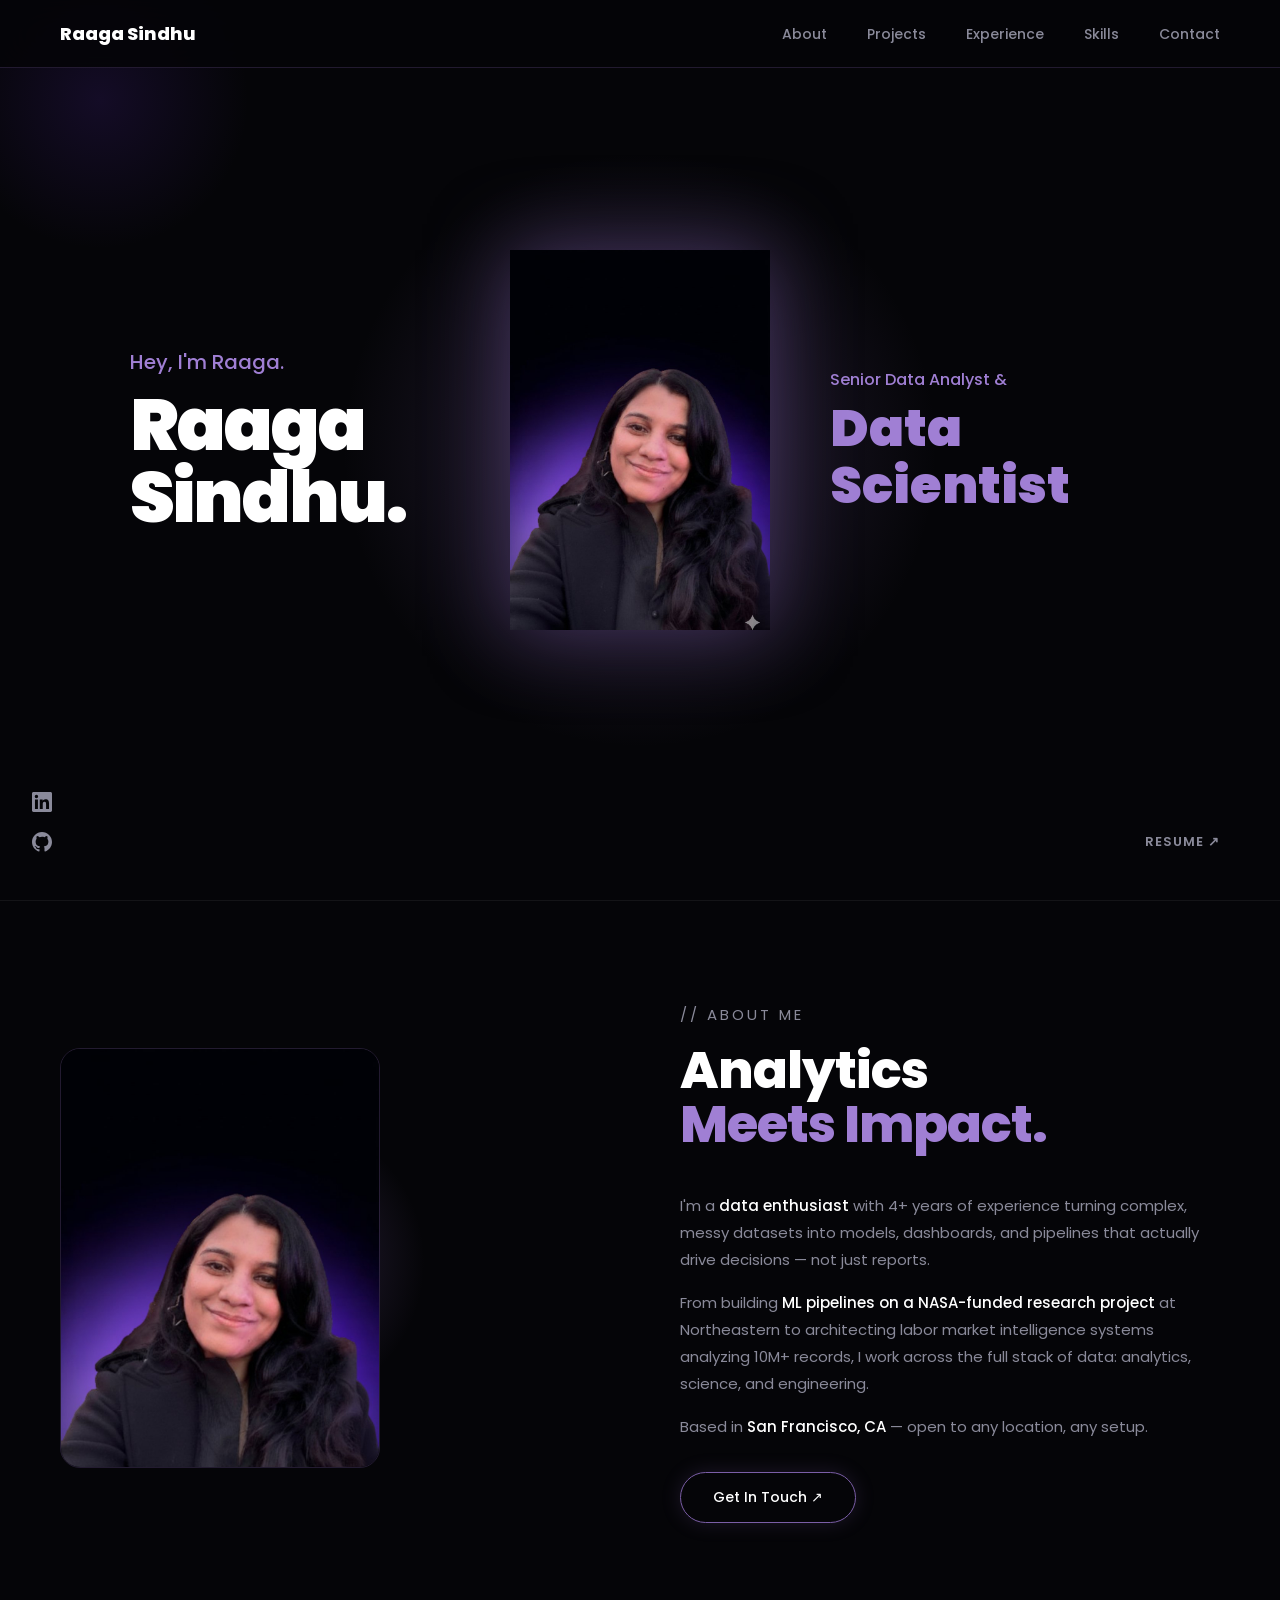
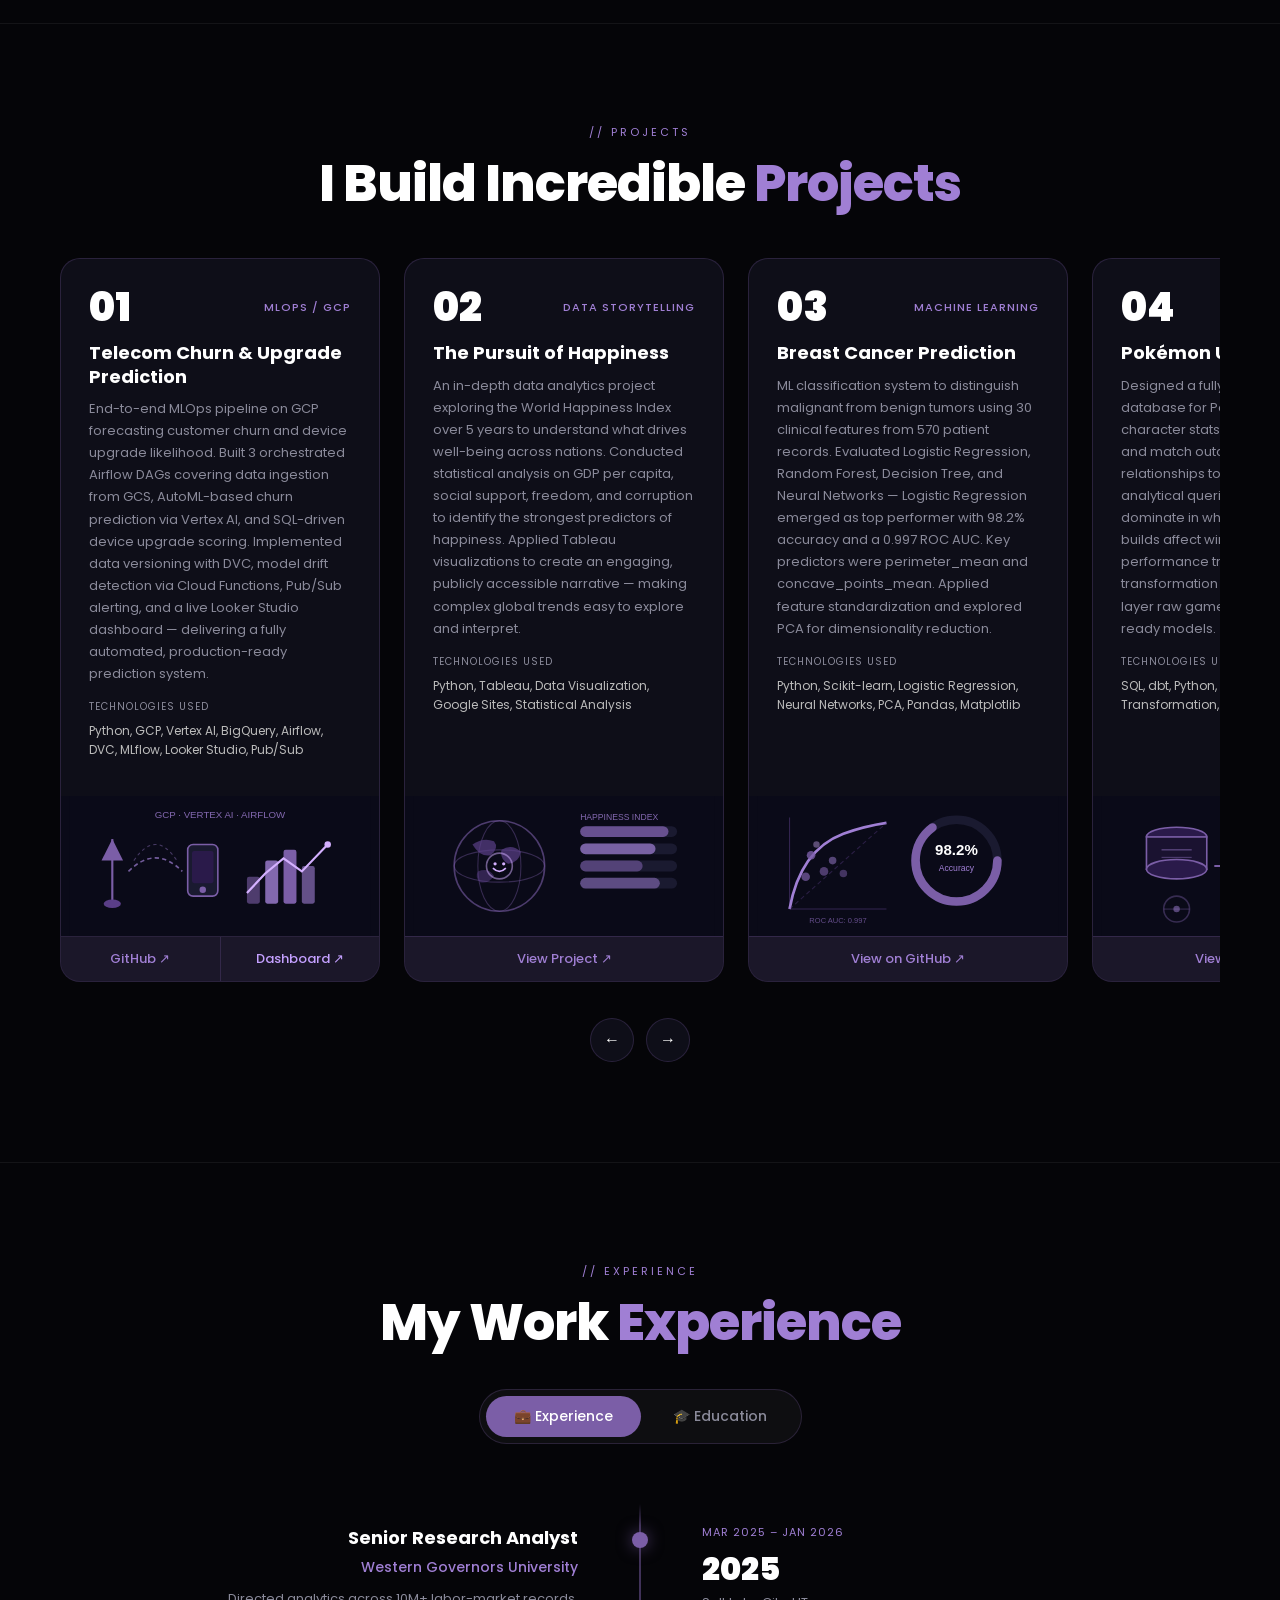
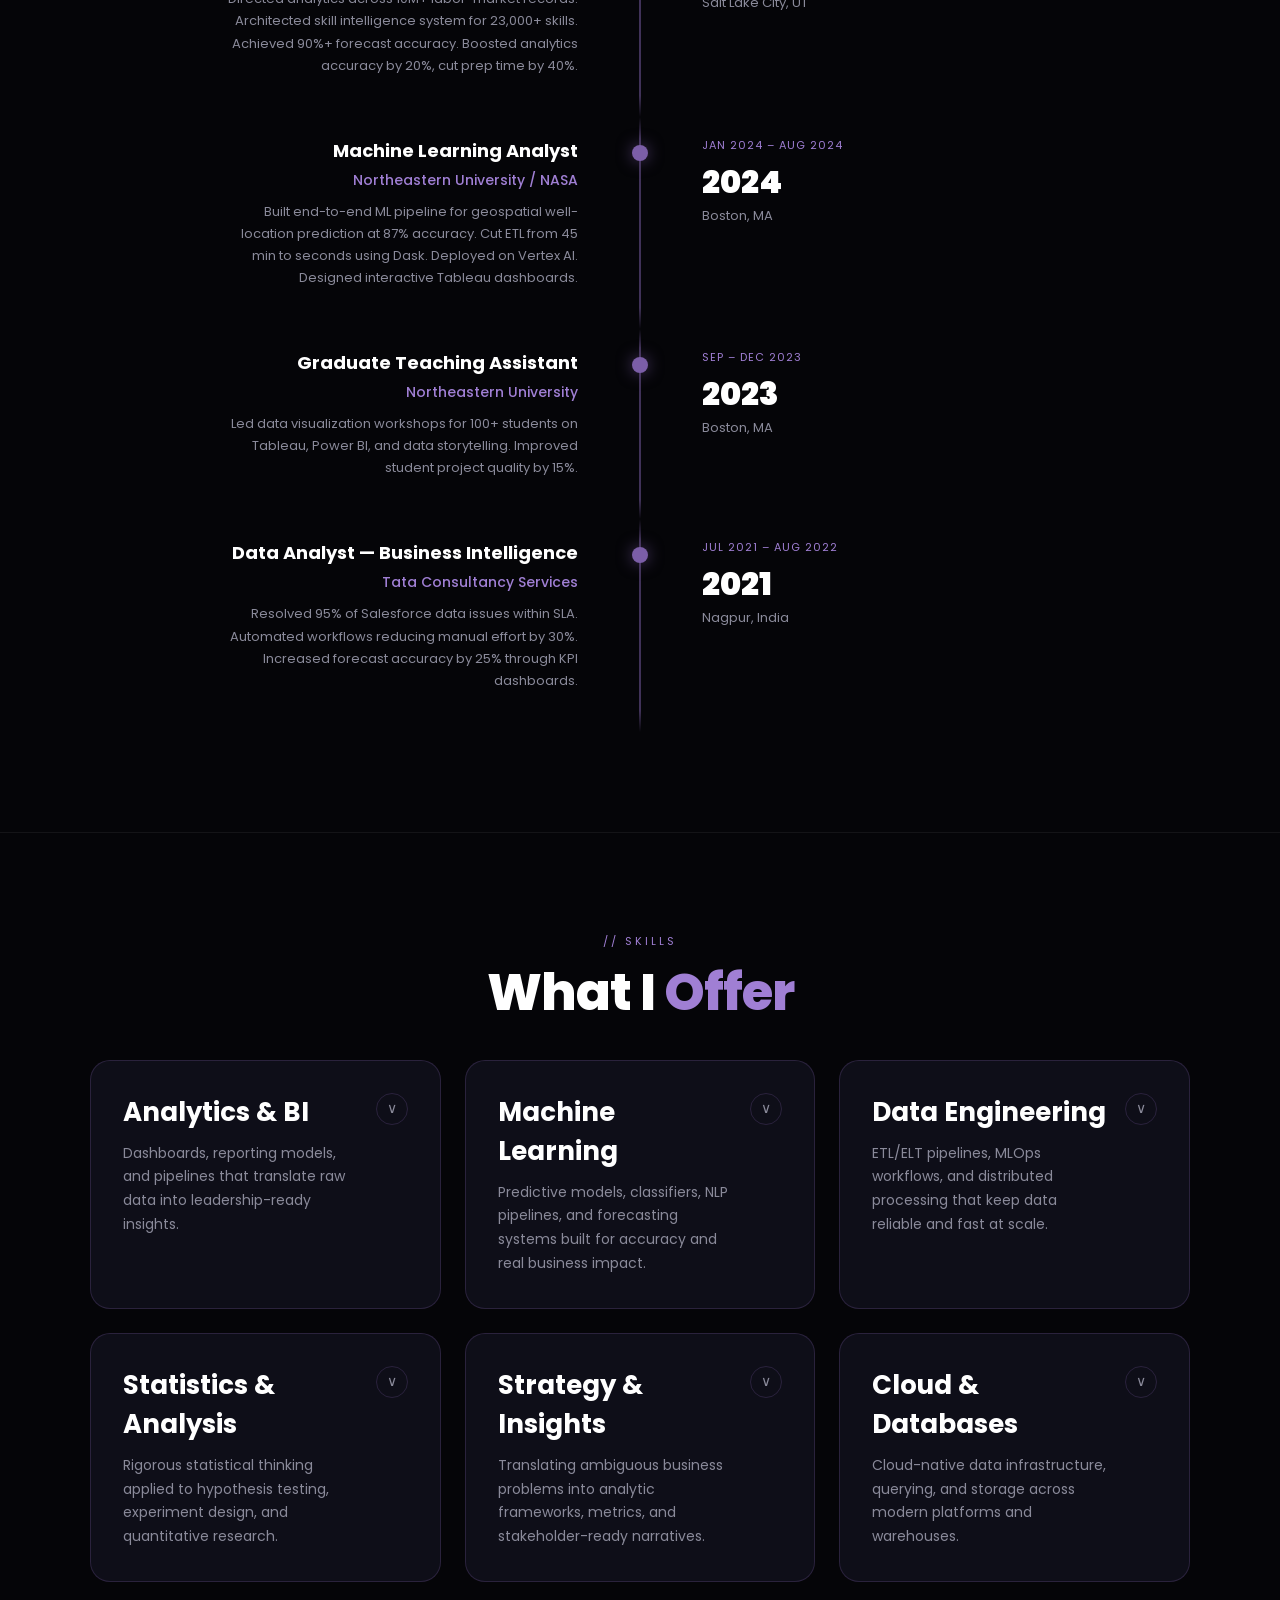
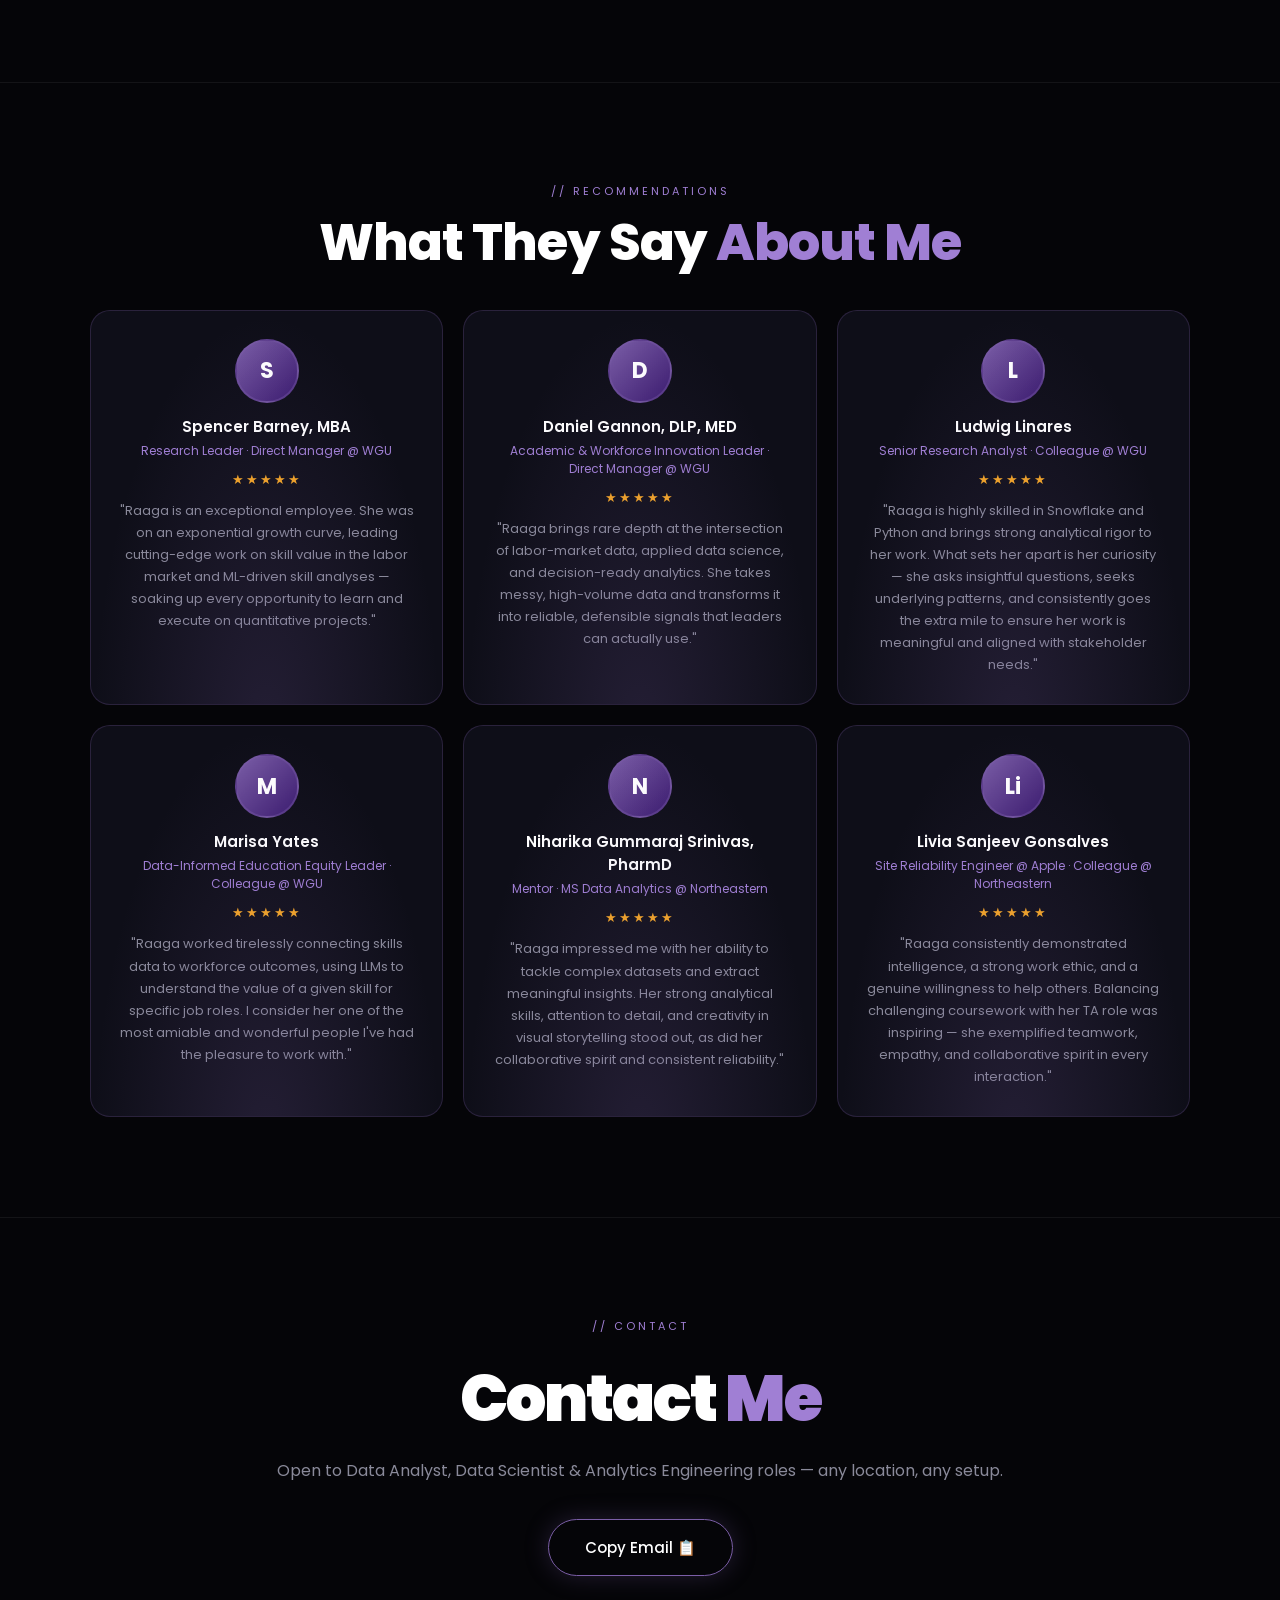
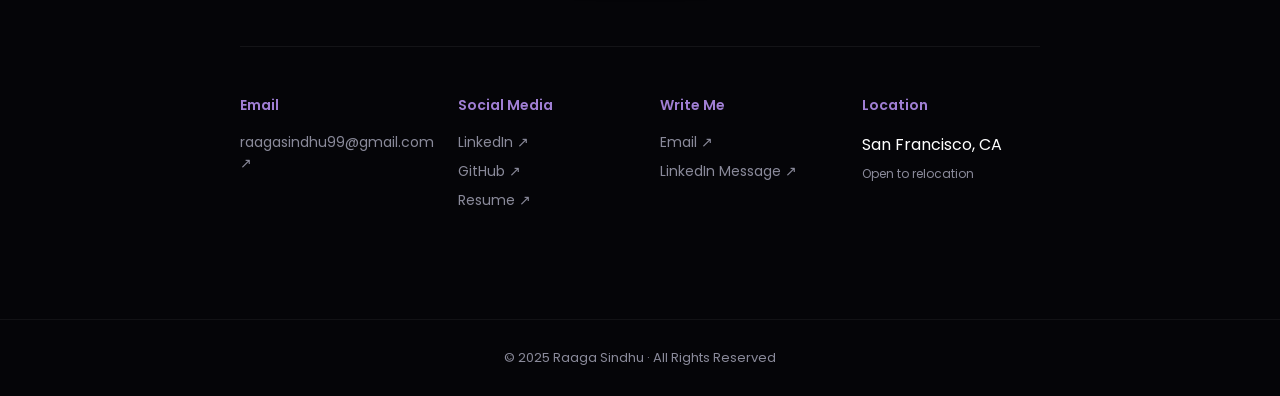
<file: raaga_portfolio_v9.html>
<!DOCTYPE html>
<html lang="en">
<head>
<meta charset="UTF-8">
<meta name="viewport" content="width=device-width, initial-scale=1.0">
<title>Raaga Sindhu — Data Analyst & Data Scientist</title>
<link href="https://fonts.googleapis.com/css2?family=Poppins:wght@300;400;500;600;700;800;900&display=swap" rel="stylesheet">
<style>
*{margin:0;padding:0;box-sizing:border-box;}
html{scroll-behavior:smooth;}
:root{
  --bg:#050508;
  --purple:#7b5ea7;
  --purple-light:#a07fd4;
  --card:#0e0e18;
  --border:rgba(123,94,167,0.25);
  --text:#ffffff;
  --muted:#8a8a9a;
}
body{background:var(--bg);color:var(--text);font-family:'Poppins',sans-serif;overflow-x:hidden;}
::-webkit-scrollbar{width:4px;}
::-webkit-scrollbar-thumb{background:var(--purple);}

/* NAV */
nav{position:fixed;top:0;left:0;right:0;z-index:100;display:flex;align-items:center;justify-content:space-between;padding:20px 60px;background:rgba(5,5,8,0.9);backdrop-filter:blur(20px);border-bottom:1px solid var(--border);}
.nav-logo{font-size:18px;font-weight:800;}
.nav-links{display:flex;gap:40px;list-style:none;}
.nav-links a{color:var(--muted);text-decoration:none;font-size:14px;font-weight:500;transition:color 0.3s;}
.nav-links a:hover{color:var(--purple-light);}

/* HERO */
#hero{min-height:100vh;display:flex;align-items:center;justify-content:center;position:relative;overflow:hidden;padding-top:80px;}
.hero-bg-glow{position:absolute;width:600px;height:600px;background:radial-gradient(circle,rgba(123,94,167,0.3) 0%,transparent 70%);top:50%;left:50%;transform:translate(-50%,-50%);pointer-events:none;}
.hero-bg-corner{position:absolute;top:-50px;left:-50px;width:300px;height:300px;background:radial-gradient(circle,rgba(80,40,160,0.2) 0%,transparent 70%);pointer-events:none;}
.hero-inner{display:grid;grid-template-columns:1fr auto 1fr;align-items:center;gap:60px;max-width:1100px;width:100%;z-index:1;padding:0 40px;}
.hero-left{text-align:left;}
.hero-greeting{font-size:20px;color:var(--purple-light);font-weight:500;margin-bottom:12px;}
.hero-name{font-size:clamp(44px,6vw,72px);font-weight:900;line-height:1;letter-spacing:-2px;}
.hero-photo-wrap{display:flex;justify-content:center;align-items:flex-end;position:relative;}
.hero-photo-glow{position:absolute;bottom:0;left:50%;transform:translateX(-50%);width:260px;height:260px;background:radial-gradient(circle,rgba(123,94,167,0.6) 0%,transparent 70%);border-radius:50%;}
.hero-photo{width:260px;height:380px;object-fit:cover;object-position:top center;position:relative;z-index:1;filter:drop-shadow(0 0 40px rgba(123,94,167,0.5));}
.hero-right{text-align:left;}
.hero-role-label{font-size:16px;color:var(--purple-light);font-weight:500;margin-bottom:8px;}
.hero-role{font-size:clamp(32px,4vw,52px);font-weight:900;line-height:1.1;}
.hero-role .accent{color:var(--purple-light);}
.hero-socials{position:absolute;left:32px;bottom:48px;display:flex;flex-direction:column;gap:20px;}
.hero-socials a{color:var(--muted);text-decoration:none;transition:color 0.3s;display:flex;align-items:center;}
.hero-socials a:hover{color:var(--purple-light);}
.hero-resume{position:absolute;right:60px;bottom:48px;color:var(--muted);font-size:13px;font-weight:600;text-decoration:none;letter-spacing:1px;text-transform:uppercase;transition:color 0.3s;}
.hero-resume:hover{color:var(--purple-light);}

/* SECTIONS */
section{padding:100px 60px;position:relative;}
section+section{border-top:1px solid rgba(255,255,255,0.06);}
.sec-label{font-size:11px;color:var(--purple-light);letter-spacing:3px;text-transform:uppercase;margin-bottom:16px;}
.sec-title{font-size:clamp(36px,4vw,54px);font-weight:800;line-height:1.05;letter-spacing:-1px;margin-bottom:40px;}
.sec-title .accent{color:var(--purple-light);}
.sec-title-center{text-align:center;}

/* ABOUT */
#about{display:grid;grid-template-columns:1fr 1fr;gap:80px;align-items:center;}
.about-photo{position:relative;}
.about-photo-glow{position:absolute;top:50%;left:40%;transform:translate(-50%,-50%);width:300px;height:300px;background:radial-gradient(circle,rgba(123,94,167,0.35) 0%,transparent 70%);pointer-events:none;}
.about-img{width:100%;max-width:320px;height:420px;object-fit:cover;object-position:top;border-radius:20px;border:1px solid var(--border);position:relative;z-index:1;}
.about-text p{font-size:15px;color:var(--muted);line-height:1.8;margin-bottom:16px;}
.about-text strong{color:#fff;font-weight:500;}
.btn-contact{display:inline-flex;align-items:center;gap:8px;margin-top:16px;padding:14px 32px;border-radius:50px;border:1px solid var(--purple);background:transparent;color:#fff;font-size:14px;font-weight:500;font-family:'Poppins',sans-serif;cursor:pointer;text-decoration:none;transition:all 0.3s;box-shadow:0 0 20px rgba(123,94,167,0.2);}
.btn-contact:hover{background:var(--purple);box-shadow:0 0 30px rgba(123,94,167,0.5);}

/* PROJECTS */
.projects-scroll-outer{position:relative;}
.projects-scroll{display:flex;gap:24px;overflow-x:auto;padding:8px 4px 20px;scroll-snap-type:x mandatory;scrollbar-width:thin;scrollbar-color:var(--purple) transparent;}
.projects-scroll::-webkit-scrollbar{height:4px;}
.projects-scroll::-webkit-scrollbar-thumb{background:var(--purple);border-radius:2px;}
.proj-card{min-width:320px;max-width:320px;background:var(--card);border:1px solid var(--border);border-radius:20px;overflow:hidden;scroll-snap-align:start;flex-shrink:0;transition:transform 0.3s,border-color 0.3s;display:flex;flex-direction:column;}
.proj-card:hover{transform:translateY(-8px);border-color:rgba(155,127,212,0.5);}
.proj-card-body{padding:28px 28px 16px;flex:1;}
.proj-num-row{display:flex;justify-content:space-between;align-items:center;margin-bottom:14px;}
.proj-num{font-size:40px;font-weight:900;color:#fff;line-height:1;}
.proj-type{font-size:11px;color:var(--purple-light);font-weight:500;letter-spacing:1px;text-transform:uppercase;}
.proj-title{font-size:18px;font-weight:700;margin-bottom:10px;line-height:1.3;}
.proj-desc{font-size:13px;color:var(--muted);line-height:1.7;margin-bottom:14px;}
.proj-tech-label{font-size:10px;color:var(--muted);text-transform:uppercase;letter-spacing:1px;margin-bottom:6px;}
.proj-tech{font-size:12px;color:#bbb;line-height:1.6;margin-bottom:20px;}
.proj-img{width:100%;height:140px;background:linear-gradient(135deg,rgba(123,94,167,0.25),rgba(40,10,90,0.7));display:flex;align-items:center;justify-content:center;font-size:40px;}
.proj-link{display:flex;align-items:center;justify-content:center;padding:12px;background:rgba(123,94,167,0.12);border-top:1px solid var(--border);color:var(--purple-light);font-size:13px;font-weight:500;text-decoration:none;transition:background 0.3s;}
.proj-link:hover{background:rgba(123,94,167,0.28);}
.proj-confidential{display:flex;align-items:center;justify-content:center;padding:12px;border-top:1px solid var(--border);color:var(--muted);font-size:12px;}
.scroll-btns{display:flex;justify-content:center;gap:12px;margin-top:16px;}
.scroll-btn{width:44px;height:44px;border-radius:50%;border:1px solid var(--border);background:var(--card);color:#fff;font-size:16px;cursor:pointer;display:flex;align-items:center;justify-content:center;transition:all 0.3s;}
.scroll-btn:hover{background:var(--purple);border-color:var(--purple);}
/* project SVG image */
.proj-img-svg{height:140px;padding:0;overflow:hidden;background:#0a0a18;}
.proj-img-svg svg{display:block;}
/* two link buttons */
.proj-links-row{display:flex;border-top:1px solid var(--border);}
.proj-link-half{flex:1;text-align:center;padding:12px 8px;color:var(--purple-light);font-size:13px;font-weight:500;text-decoration:none;transition:background 0.3s;border:none;}
.proj-link-half:first-child{border-right:1px solid var(--border);}
.proj-link-half:hover{background:rgba(123,94,167,0.22);}
.proj-link-alt{color:#c4a0ff;}
/* wide card for WGU suite */
.proj-card-wide{min-width:420px;max-width:420px;}
/* suite items inside WGU card */
.proj-suite-items{display:flex;flex-direction:column;gap:14px;margin-top:14px;}
.suite-item{background:rgba(123,94,167,0.08);border:1px solid rgba(123,94,167,0.2);border-radius:12px;padding:14px 16px;}
.suite-item-title{font-size:13px;font-weight:600;color:#fff;margin-bottom:6px;}
.suite-item-desc{font-size:12px;color:var(--muted);line-height:1.65;}


/* EXPERIENCE */
.exp-tabs{display:flex;gap:4px;justify-content:center;margin-bottom:60px;background:rgba(255,255,255,0.04);border-radius:50px;padding:6px;width:fit-content;margin-left:auto;margin-right:auto;border:1px solid var(--border);}
.exp-tab{padding:10px 28px;border-radius:50px;font-size:14px;font-weight:500;cursor:pointer;transition:all 0.3s;color:var(--muted);background:transparent;border:none;font-family:'Poppins',sans-serif;}
.exp-tab.active{background:var(--purple);color:#fff;}
.exp-panel{display:none;}
.exp-panel.active{display:block;}
.tl{display:grid;grid-template-columns:1fr 60px 1fr;max-width:900px;margin:0 auto;}
.tl-line{grid-column:2;position:relative;display:flex;justify-content:center;}
.tl-line::before{content:'';position:absolute;top:0;bottom:0;left:50%;width:1px;background:linear-gradient(180deg,transparent,var(--purple) 10%,var(--purple) 90%,transparent);transform:translateX(-50%);}
.tl-dot{width:16px;height:16px;background:var(--purple);border-radius:50%;box-shadow:0 0 16px rgba(123,94,167,0.6);margin:28px auto 0;z-index:1;position:relative;}
.tl-left{text-align:right;padding:20px 32px 40px;}
.tl-right{text-align:left;padding:20px 32px 40px;}
.tl-role{font-size:18px;font-weight:700;margin-bottom:6px;}
.tl-company{color:var(--purple-light);font-size:14px;font-weight:500;margin-bottom:10px;}
.tl-desc{font-size:13px;color:var(--muted);line-height:1.7;}
.tl-period{font-size:11px;color:var(--purple-light);text-transform:uppercase;letter-spacing:1px;margin-bottom:4px;}
.tl-year{font-size:32px;font-weight:900;color:#fff;}
.tl-loc{font-size:13px;color:var(--muted);}

/* OFFER */
.offer-grid{display:grid;grid-template-columns:1fr 1fr 1fr;gap:24px;max-width:1100px;margin:0 auto;}
.offer-card{background:var(--card);border:1px solid var(--border);border-radius:20px;padding:32px;cursor:pointer;transition:all 0.3s;position:relative;overflow:hidden;}
.offer-card::before{content:'';position:absolute;inset:0;background:linear-gradient(135deg,rgba(123,94,167,0.12),transparent);opacity:0;transition:opacity 0.3s;}
.offer-card:hover::before,.offer-card.open::before{opacity:1;}
.offer-card.open{border-color:rgba(160,127,212,0.5);}
.offer-header{display:flex;justify-content:space-between;align-items:flex-start;gap:16px;}
.offer-card h3{font-size:26px;font-weight:700;margin-bottom:10px;}
.offer-toggle{width:32px;height:32px;border-radius:50%;border:1px solid var(--border);display:flex;align-items:center;justify-content:center;font-size:14px;color:var(--muted);flex-shrink:0;transition:all 0.3s;}
.offer-card.open .offer-toggle{background:var(--purple);border-color:var(--purple);color:#fff;transform:rotate(180deg);}
.offer-desc{font-size:14px;color:var(--muted);line-height:1.7;}
.offer-skills{max-height:0;overflow:hidden;transition:max-height 0.4s ease,margin-top 0.3s;}
.offer-card.open .offer-skills{max-height:300px;margin-top:20px;}
.offer-skills-label{font-size:10px;color:var(--muted);text-transform:uppercase;letter-spacing:2px;margin-bottom:10px;}
.offer-tags{display:flex;flex-wrap:wrap;gap:8px;}
.offer-tag{padding:5px 14px;border:1px solid rgba(255,255,255,0.15);border-radius:50px;font-size:12px;color:#ccc;transition:all 0.2s;}
.offer-tag:hover{border-color:var(--purple-light);color:var(--purple-light);}

/* RECOMMENDATIONS */
.rec-grid{display:grid;grid-template-columns:repeat(3,1fr);gap:20px;max-width:1100px;margin:0 auto;}
.rec-card{background:var(--card);border:1px solid var(--border);border-radius:20px;padding:28px;text-align:center;transition:transform 0.3s,border-color 0.3s;position:relative;overflow:hidden;}
.rec-card::after{content:'';position:absolute;inset:0;background:radial-gradient(ellipse at 50% 110%,rgba(123,94,167,0.2),transparent 70%);pointer-events:none;}
.rec-card:hover{transform:translateY(-6px);border-color:rgba(160,127,212,0.4);}
.rec-avatar{width:64px;height:64px;border-radius:50%;background:linear-gradient(135deg,var(--purple),#3a1a6e);margin:0 auto 12px;display:flex;align-items:center;justify-content:center;font-size:22px;font-weight:700;border:2px solid rgba(123,94,167,0.4);}
.rec-name{font-size:15px;font-weight:600;margin-bottom:4px;}
.rec-role{font-size:12px;color:var(--purple-light);margin-bottom:10px;}
.rec-stars{color:#f5a623;font-size:13px;margin-bottom:10px;letter-spacing:2px;}
.rec-text{font-size:13px;color:var(--muted);line-height:1.7;}

/* CONTACT */
#contact{text-align:center;}
#contact h2{font-size:clamp(40px,5vw,70px);font-weight:900;letter-spacing:-2px;margin-bottom:12px;}
#contact .sub{color:var(--muted);font-size:16px;margin-bottom:36px;}
.copy-btn{display:inline-flex;align-items:center;gap:10px;padding:16px 36px;border-radius:50px;background:transparent;border:1px solid var(--purple);color:#fff;font-size:15px;font-weight:500;cursor:pointer;font-family:'Poppins',sans-serif;transition:all 0.3s;margin-bottom:70px;box-shadow:0 0 24px rgba(123,94,167,0.25);}
.copy-btn:hover{background:var(--purple);box-shadow:0 0 40px rgba(123,94,167,0.5);}
.copy-btn.copied{background:#1a7a40;border-color:#1a7a40;}
.contact-cols{display:grid;grid-template-columns:1fr 1fr 1fr;gap:40px;text-align:left;max-width:800px;margin:0 auto;padding-top:48px;border-top:1px solid rgba(255,255,255,0.06);}
.col-label{font-size:14px;font-weight:600;color:var(--purple-light);margin-bottom:16px;}
.col-item{margin-bottom:8px;}
.col-item a,.col-item span{color:var(--muted);text-decoration:none;font-size:14px;transition:color 0.2s;display:block;}
.col-item a:hover{color:#fff;}

footer{text-align:center;padding:28px;border-top:1px solid rgba(255,255,255,0.05);font-size:13px;color:var(--muted);}

}
}
.reveal{transition:opacity 0.7s,transform 0.7s;}


@media(max-width:768px){
  nav{padding:16px 20px;}
  .nav-links{display:none;}
  section{padding:80px 24px;}
  .hero-inner{grid-template-columns:1fr;gap:24px;text-align:center;}
  .hero-socials{left:16px;bottom:20px;}
  .hero-resume{right:16px;bottom:20px;}
  #about{grid-template-columns:1fr;}
  .offer-grid,.rec-grid{grid-template-columns:1fr;}
  .contact-cols{grid-template-columns:1fr;}
  .tl{grid-template-columns:1fr;}
  .tl-line{display:none;}
  .tl-left,.tl-right{text-align:left;padding:12px 0;}
}
</style>
</head>
<body>

<!-- NAV -->
<nav>
  <div class="nav-logo">Raaga Sindhu</div>
  <ul class="nav-links">
    <li><a href="#about">About</a></li>
    <li><a href="#projects">Projects</a></li>
    <li><a href="#experience">Experience</a></li>
    <li><a href="#offer">Skills</a></li>
    <li><a href="#contact">Contact</a></li>
  </ul>
</nav>

<!-- HERO -->
<section id="hero">
  <div class="hero-bg-glow"></div>
  <div class="hero-bg-corner"></div>
  <div class="hero-inner">
    <div class="hero-left">
      <p class="hero-greeting">Hey, I'm Raaga.</p>
      <h1 class="hero-name">Raaga<br>Sindhu.</h1>
    </div>
    <div class="hero-photo-wrap">
      <div class="hero-photo-glow"></div>
      <img src="[data-uri]" class="hero-photo" alt="Raaga Sindhu" />
    </div>
    <div class="hero-right">
      <p class="hero-role-label">Senior Data Analyst &amp;</p>
      <h2 class="hero-role"><span class="accent">Data Scientist</span></h2>
    </div>
  </div>
  <div class="hero-socials">
    <a href="https://www.linkedin.com/in/raaga84454a216/" target="_blank" title="LinkedIn">
      <svg width="20" height="20" fill="currentColor" viewBox="0 0 24 24"><path d="M20.447 20.452h-3.554v-5.569c0-1.328-.027-3.037-1.852-3.037-1.853 0-2.136 1.445-2.136 2.939v5.667H9.351V9h3.414v1.561h.046c.477-.9 1.637-1.85 3.37-1.85 3.601 0 4.267 2.37 4.267 5.455v6.286zM5.337 7.433a2.062 2.062 0 01-2.063-2.065 2.064 2.064 0 112.063 2.065zm1.782 13.019H3.555V9h3.564v11.452zM22.225 0H1.771C.792 0 0 .774 0 1.729v20.542C0 23.227.792 24 1.771 24h20.451C23.2 24 24 23.227 24 22.271V1.729C24 .774 23.2 0 22.222 0h.003z"/></svg>
    </a>
    <a href="https://github.com/raagasindhu99" target="_blank" title="GitHub">
      <svg width="20" height="20" fill="currentColor" viewBox="0 0 24 24"><path d="M12 0C5.374 0 0 5.373 0 12c0 5.302 3.438 9.8 8.207 11.387.599.111.793-.261.793-.577v-2.234c-3.338.726-4.033-1.416-4.033-1.416-.546-1.387-1.333-1.756-1.333-1.756-1.089-.745.083-.729.083-.729 1.205.084 1.839 1.237 1.839 1.237 1.07 1.834 2.807 1.304 3.492.997.107-.775.418-1.305.762-1.604-2.665-.305-5.467-1.334-5.467-5.931 0-1.311.469-2.381 1.236-3.221-.124-.303-.535-1.524.117-3.176 0 0 1.008-.322 3.301 1.23A11.509 11.509 0 0112 5.803c1.02.005 2.047.138 3.006.404 2.291-1.552 3.297-1.23 3.297-1.23.653 1.653.242 2.874.118 3.176.77.84 1.235 1.911 1.235 3.221 0 4.609-2.807 5.624-5.479 5.921.43.372.823 1.102.823 2.222v3.293c0 .319.192.694.801.576C20.566 21.797 24 17.3 24 12c0-6.627-5.373-12-12-12z"/></svg>
    </a>
  </div>
  <a href="https://github.com/raagasindhu99/Resume" target="_blank" class="hero-resume">Resume ↗</a>
</section>

<!-- ABOUT -->
<section id="about">
  <div class="about-photo reveal">
    <div class="about-photo-glow"></div>
    <img src="[data-uri]" class="about-img" alt="Raaga Sindhu" />
  </div>
  <div class="about-text reveal">
    <p class="sec-label">// About Me</p>
    <h2 class="sec-title">Analytics<br><span class="accent">Meets Impact.</span></h2>
    <p>I'm a <strong>data enthusiast</strong> with 4+ years of experience turning complex, messy datasets into models, dashboards, and pipelines that actually drive decisions — not just reports.</p>
    <p>From building <strong>ML pipelines on a NASA-funded research project</strong> at Northeastern to architecting labor market intelligence systems analyzing 10M+ records, I work across the full stack of data: analytics, science, and engineering.</p>
    <p>Based in <strong>San Francisco, CA</strong> — open to any location, any setup.</p>
    <a href="#contact" class="btn-contact">Get In Touch ↗</a>
  </div>
</section>

<!-- PROJECTS -->
<section id="projects">
  <p class="sec-label sec-title-center reveal">// Projects</p>
  <h2 class="sec-title sec-title-center reveal">I Build Incredible <span class="accent">Projects</span></h2>
  <div class="projects-scroll-outer reveal">
    <div class="projects-scroll" id="projScroll">

      <!-- 01: TELECOM -->
      <div class="proj-card">
        <div class="proj-card-body">
          <div class="proj-num-row"><span class="proj-num">01</span><span class="proj-type">MLOps / GCP</span></div>
          <div class="proj-title">Telecom Churn & Upgrade Prediction</div>
          <div class="proj-desc">End-to-end MLOps pipeline on GCP forecasting customer churn and device upgrade likelihood. Built 3 orchestrated Airflow DAGs covering data ingestion from GCS, AutoML-based churn prediction via Vertex AI, and SQL-driven device upgrade scoring. Implemented data versioning with DVC, model drift detection via Cloud Functions, Pub/Sub alerting, and a live Looker Studio dashboard — delivering a fully automated, production-ready prediction system.</div>
          <div class="proj-tech-label">Technologies used</div>
          <div class="proj-tech">Python, GCP, Vertex AI, BigQuery, Airflow, DVC, MLflow, Looker Studio, Pub/Sub</div>
        </div>
        <div class="proj-img proj-img-svg">
          <svg viewBox="0 0 280 130" xmlns="http://www.w3.org/2000/svg" width="100%" height="100%">
            <rect width="280" height="130" fill="#0a0a18"/>
            <!-- signal towers -->
            <line x1="40" y1="100" x2="40" y2="40" stroke="#7b5ea7" stroke-width="2"/>
            <polygon points="40,40 30,60 50,60" fill="#7b5ea7"/>
            <ellipse cx="40" cy="100" rx="8" ry="4" fill="#5a3e87"/>
            <!-- arcs -->
            <path d="M55,70 Q80,45 105,70" fill="none" stroke="#a07fd4" stroke-width="1.5" stroke-dasharray="4,3" opacity="0.7"/>
            <path d="M60,60 Q80,30 100,60" fill="none" stroke="#a07fd4" stroke-width="1" stroke-dasharray="3,3" opacity="0.4"/>
            <!-- phone -->
            <rect x="110" y="45" width="28" height="48" rx="5" fill="#1a1a30" stroke="#7b5ea7" stroke-width="1.5"/>
            <rect x="114" y="51" width="20" height="30" rx="2" fill="#2a1a4a"/>
            <circle cx="124" cy="87" r="3" fill="#7b5ea7"/>
            <!-- chart bars -->
            <rect x="165" y="75" width="12" height="25" rx="2" fill="#7b5ea7" opacity="0.6"/>
            <rect x="182" y="60" width="12" height="40" rx="2" fill="#a07fd4" opacity="0.8"/>
            <rect x="199" y="50" width="12" height="50" rx="2" fill="#7b5ea7"/>
            <rect x="216" y="65" width="12" height="35" rx="2" fill="#a07fd4" opacity="0.6"/>
            <!-- trend line -->
            <polyline points="165,90 182,72 199,58 216,70 240,45" fill="none" stroke="#d4b0ff" stroke-width="2"/>
            <circle cx="240" cy="45" r="3" fill="#d4b0ff"/>
            <!-- label -->
            <text x="140" y="20" fill="#a07fd4" font-size="9" font-family="sans-serif" text-anchor="middle" opacity="0.8">GCP · VERTEX AI · AIRFLOW</text>
          </svg>
        </div>
        <div class="proj-links-row">
          <a href="https://github.com/MLOPS-Team-7/Telecom-Device-Upgrade-Prediction?tab=readme-ov-file" target="_blank" class="proj-link proj-link-half">GitHub ↗</a>
          <a href="https://lookerstudio.google.com/reporting/1d1720c1-d656-48d8-a95f-d27c594b2db9/page/BdnWE" target="_blank" class="proj-link proj-link-half proj-link-alt">Dashboard ↗</a>
        </div>
      </div>

      <!-- 02: HAPPINESS -->
      <div class="proj-card">
        <div class="proj-card-body">
          <div class="proj-num-row"><span class="proj-num">02</span><span class="proj-type">Data Storytelling</span></div>
          <div class="proj-title">The Pursuit of Happiness</div>
          <div class="proj-desc">An in-depth data analytics project exploring the World Happiness Index over 5 years to understand what drives well-being across nations. Conducted statistical analysis on GDP per capita, social support, freedom, and corruption to identify the strongest predictors of happiness. Applied Tableau visualizations to create an engaging, publicly accessible narrative — making complex global trends easy to explore and interpret.</div>
          <div class="proj-tech-label">Technologies used</div>
          <div class="proj-tech">Python, Tableau, Data Visualization, Google Sites, Statistical Analysis</div>
        </div>
        <div class="proj-img proj-img-svg">
          <svg viewBox="0 0 280 130" xmlns="http://www.w3.org/2000/svg" width="100%" height="100%">
            <rect width="280" height="130" fill="#0a0a18"/>
            <!-- globe outline -->
            <circle cx="80" cy="65" r="42" fill="none" stroke="#7b5ea7" stroke-width="1.5" opacity="0.6"/>
            <ellipse cx="80" cy="65" rx="20" ry="42" fill="none" stroke="#7b5ea7" stroke-width="1" opacity="0.4"/>
            <ellipse cx="80" cy="65" rx="42" ry="15" fill="none" stroke="#7b5ea7" stroke-width="1" opacity="0.4"/>
            <!-- continents simplified -->
            <path d="M55,45 Q65,38 75,42 Q80,48 72,55 Q62,57 55,45Z" fill="#5a3e87" opacity="0.7"/>
            <path d="M82,50 Q92,44 100,52 Q98,62 88,63 Q80,58 82,50Z" fill="#5a3e87" opacity="0.7"/>
            <path d="M60,70 Q70,66 75,74 Q70,82 62,80 Q57,75 60,70Z" fill="#5a3e87" opacity="0.5"/>
            <!-- happiness bars right side -->
            <text x="155" y="22" fill="#a07fd4" font-size="8" font-family="sans-serif" opacity="0.8">HAPPINESS INDEX</text>
            <rect x="155" y="28" width="90" height="10" rx="5" fill="#1a1a30"/>
            <rect x="155" y="28" width="82" height="10" rx="5" fill="#7b5ea7" opacity="0.8"/>
            <rect x="155" y="44" width="90" height="10" rx="5" fill="#1a1a30"/>
            <rect x="155" y="44" width="70" height="10" rx="5" fill="#a07fd4" opacity="0.7"/>
            <rect x="155" y="60" width="90" height="10" rx="5" fill="#1a1a30"/>
            <rect x="155" y="60" width="58" height="10" rx="5" fill="#7b5ea7" opacity="0.6"/>
            <rect x="155" y="76" width="90" height="10" rx="5" fill="#1a1a30"/>
            <rect x="155" y="76" width="74" height="10" rx="5" fill="#a07fd4" opacity="0.5"/>
            <!-- smile -->
            <circle cx="80" cy="65" r="12" fill="none" stroke="#d4b0ff" stroke-width="1.5" opacity="0.5"/>
            <path d="M74,67 Q80,73 86,67" fill="none" stroke="#d4b0ff" stroke-width="1.5"/>
            <circle cx="76" cy="63" r="1.5" fill="#d4b0ff"/>
            <circle cx="84" cy="63" r="1.5" fill="#d4b0ff"/>
          </svg>
        </div>
        <a href="https://sites.google.com/view/the-pursuit-of-happiness-usa/home" target="_blank" class="proj-link">View Project ↗</a>
      </div>

      <!-- 03: BREAST CANCER -->
      <div class="proj-card">
        <div class="proj-card-body">
          <div class="proj-num-row"><span class="proj-num">03</span><span class="proj-type">Machine Learning</span></div>
          <div class="proj-title">Breast Cancer Prediction</div>
          <div class="proj-desc">ML classification system to distinguish malignant from benign tumors using 30 clinical features from 570 patient records. Evaluated Logistic Regression, Random Forest, Decision Tree, and Neural Networks — Logistic Regression emerged as top performer with 98.2% accuracy and a 0.997 ROC AUC. Key predictors were perimeter_mean and concave_points_mean. Applied feature standardization and explored PCA for dimensionality reduction.</div>
          <div class="proj-tech-label">Technologies used</div>
          <div class="proj-tech">Python, Scikit-learn, Logistic Regression, Neural Networks, PCA, Pandas, Matplotlib</div>
        </div>
        <div class="proj-img proj-img-svg">
          <svg viewBox="0 0 280 130" xmlns="http://www.w3.org/2000/svg" width="100%" height="100%">
            <rect width="280" height="130" fill="#0a0a18"/>
            <!-- ROC curve -->
            <line x1="30" y1="105" x2="30" y2="20" stroke="#5a3e87" stroke-width="1" opacity="0.5"/>
            <line x1="30" y1="105" x2="120" y2="105" stroke="#5a3e87" stroke-width="1" opacity="0.5"/>
            <path d="M30,105 Q40,50 80,35 Q100,28 120,25" fill="none" stroke="#a07fd4" stroke-width="2.5"/>
            <path d="M30,105 L120,25" fill="none" stroke="#5a3e87" stroke-width="1" stroke-dasharray="4,3" opacity="0.4"/>
            <text x="75" y="118" fill="#7b5ea7" font-size="7" font-family="sans-serif" text-anchor="middle" opacity="0.8">ROC AUC: 0.997</text>
            <!-- accuracy meter right -->
            <circle cx="185" cy="60" r="38" fill="none" stroke="#1a1a30" stroke-width="8"/>
            <circle cx="185" cy="60" r="38" fill="none" stroke="#7b5ea7" stroke-width="8"
              stroke-dasharray="215 239" stroke-dashoffset="60" stroke-linecap="round"/>
            <text x="185" y="55" fill="#fff" font-size="14" font-family="sans-serif" text-anchor="middle" font-weight="bold">98.2%</text>
            <text x="185" y="70" fill="#a07fd4" font-size="8" font-family="sans-serif" text-anchor="middle">Accuracy</text>
            <!-- dots: benign vs malignant -->
            <circle cx="50" cy="55" r="4" fill="#7b5ea7" opacity="0.8"/>
            <circle cx="62" cy="70" r="4" fill="#7b5ea7" opacity="0.6"/>
            <circle cx="45" cy="75" r="4" fill="#7b5ea7" opacity="0.7"/>
            <circle cx="70" cy="60" r="3.5" fill="#a07fd4" opacity="0.5"/>
            <circle cx="55" cy="45" r="3" fill="#d4b0ff" opacity="0.4"/>
            <circle cx="80" cy="72" r="3.5" fill="#7b5ea7" opacity="0.5"/>
          </svg>
        </div>
        <a href="https://github.com/raagasindhu99/Breast_Cancer_prediction" target="_blank" class="proj-link">View on GitHub ↗</a>
      </div>

      <!-- 04: POKEMON -->
      <div class="proj-card">
        <div class="proj-card-body">
          <div class="proj-num-row"><span class="proj-num">04</span><span class="proj-type">Data Engineering</span></div>
          <div class="proj-title">Pokémon UNITE Database</div>
          <div class="proj-desc">Designed a fully normalized relational database for Pokémon UNITE capturing character stats, move sets, item builds, and match outcomes. Modeled entity relationships to power complex analytical queries — which Pokémon dominate in which roles, how item builds affect win rates, and performance trends over time. Built dbt transformation pipelines to clean and layer raw game data into analytics-ready models.</div>
          <div class="proj-tech-label">Technologies used</div>
          <div class="proj-tech">SQL, dbt, Python, Relational Modeling, Data Transformation, Analytics Engineering</div>
        </div>
        <div class="proj-img proj-img-svg">
          <svg viewBox="0 0 280 130" xmlns="http://www.w3.org/2000/svg" width="100%" height="100%">
            <rect width="280" height="130" fill="#0a0a18"/>
            <!-- database cylinders -->
            <ellipse cx="70" cy="38" rx="28" ry="9" fill="#2a1a4a" stroke="#7b5ea7" stroke-width="1.5"/>
            <rect x="42" y="38" width="56" height="30" fill="#1a1230" stroke="#7b5ea7" stroke-width="1.5"/>
            <ellipse cx="70" cy="68" rx="28" ry="9" fill="#2a1a4a" stroke="#7b5ea7" stroke-width="1.5"/>
            <line x1="56" y1="50" x2="84" y2="50" stroke="#a07fd4" stroke-width="1" opacity="0.6"/>
            <line x1="56" y1="57" x2="84" y2="57" stroke="#a07fd4" stroke-width="1" opacity="0.4"/>
            <!-- dbt flow arrows -->
            <path d="M105,65 L135,65" fill="none" stroke="#7b5ea7" stroke-width="2" marker-end="url(#arr)"/>
            <defs><marker id="arr" markerWidth="6" markerHeight="6" refX="3" refY="3" orient="auto"><path d="M0,0 L6,3 L0,6Z" fill="#7b5ea7"/></marker></defs>
            <!-- dbt logo area -->
            <rect x="138" y="50" width="38" height="28" rx="6" fill="#2a1a4a" stroke="#a07fd4" stroke-width="1.5"/>
            <text x="157" y="69" fill="#a07fd4" font-size="10" font-family="sans-serif" text-anchor="middle" font-weight="bold">dbt</text>
            <path d="M183,65 L210,65" fill="none" stroke="#7b5ea7" stroke-width="2" marker-end="url(#arr)"/>
            <!-- analytics table -->
            <rect x="213" y="35" width="52" height="60" rx="4" fill="#1a1230" stroke="#7b5ea7" stroke-width="1.5"/>
            <rect x="213" y="35" width="52" height="14" rx="4" fill="#2a1a4a"/>
            <text x="239" y="46" fill="#a07fd4" font-size="7" font-family="sans-serif" text-anchor="middle">STATS</text>
            <line x1="213" y1="58" x2="265" y2="58" stroke="#5a3e87" stroke-width="1" opacity="0.6"/>
            <line x1="213" y1="68" x2="265" y2="68" stroke="#5a3e87" stroke-width="1" opacity="0.6"/>
            <line x1="213" y1="78" x2="265" y2="78" stroke="#5a3e87" stroke-width="1" opacity="0.6"/>
            <rect x="218" y="61" width="15" height="5" rx="1" fill="#7b5ea7" opacity="0.7"/>
            <rect x="218" y="71" width="22" height="5" rx="1" fill="#a07fd4" opacity="0.6"/>
            <rect x="218" y="81" width="18" height="5" rx="1" fill="#7b5ea7" opacity="0.5"/>
            <!-- pokeball hint -->
            <circle cx="70" cy="105" r="12" fill="none" stroke="#7b5ea7" stroke-width="1.5" opacity="0.4"/>
            <line x1="58" y1="105" x2="82" y2="105" stroke="#7b5ea7" stroke-width="1" opacity="0.4"/>
            <circle cx="70" cy="105" r="3" fill="#a07fd4" opacity="0.5"/>
          </svg>
        </div>
        <a href="https://github.com/raagasindhu99/Pokemon_Database" target="_blank" class="proj-link">View on GitHub ↗</a>
      </div>

      <!-- 05: HUMAN ACTIVITY -->
      <div class="proj-card">
        <div class="proj-card-body">
          <div class="proj-num-row"><span class="proj-num">05</span><span class="proj-type">Machine Learning</span></div>
          <div class="proj-title">Human Activity Recognition</div>
          <div class="proj-desc">Classified 6 human activities — walking, walking upstairs/downstairs, sitting, standing, laying — from 10,299 smartphone sensor readings (561 features across accelerometer and gyroscope axes). Compared Gaussian Naive Bayes (80.18%), Softmax Regression (94.27%), and Neural Networks (95.32%). Applied PCA for dimensionality reduction and conducted a cost analysis evaluating trade-offs between model complexity and prediction accuracy.</div>
          <div class="proj-tech-label">Technologies used</div>
          <div class="proj-tech">Python, Scikit-learn, Neural Networks, PCA, Pandas, NumPy, Matplotlib</div>
        </div>
        <div class="proj-img proj-img-svg">
          <svg viewBox="0 0 280 130" xmlns="http://www.w3.org/2000/svg" width="100%" height="100%">
            <rect width="280" height="130" fill="#0a0a18"/>
            <!-- stick figure walking -->
            <circle cx="55" cy="30" r="9" fill="none" stroke="#a07fd4" stroke-width="2"/>
            <line x1="55" y1="39" x2="55" y2="68" stroke="#a07fd4" stroke-width="2"/>
            <line x1="55" y1="48" x2="42" y2="60" stroke="#a07fd4" stroke-width="2"/>
            <line x1="55" y1="48" x2="68" y2="55" stroke="#a07fd4" stroke-width="2"/>
            <line x1="55" y1="68" x2="44" y2="85" stroke="#a07fd4" stroke-width="2"/>
            <line x1="55" y1="68" x2="66" y2="85" stroke="#a07fd4" stroke-width="2"/>
            <!-- sensor waves -->
            <path d="M78,55 Q88,45 98,55 Q108,65 118,55" fill="none" stroke="#7b5ea7" stroke-width="1.5" opacity="0.7"/>
            <path d="M82,65 Q92,50 102,65 Q112,80 122,65" fill="none" stroke="#7b5ea7" stroke-width="1" opacity="0.4"/>
            <!-- activity labels + bars -->
            <text x="145" y="22" fill="#a07fd4" font-size="7.5" font-family="sans-serif" opacity="0.9">WALKING</text>
            <rect x="195" y="14" width="60" height="8" rx="3" fill="#1a1230"/>
            <rect x="195" y="14" width="55" height="8" rx="3" fill="#7b5ea7" opacity="0.9"/>
            <text x="145" y="38" fill="#a07fd4" font-size="7.5" font-family="sans-serif" opacity="0.9">SITTING</text>
            <rect x="195" y="30" width="60" height="8" rx="3" fill="#1a1230"/>
            <rect x="195" y="30" width="40" height="8" rx="3" fill="#a07fd4" opacity="0.7"/>
            <text x="145" y="54" fill="#a07fd4" font-size="7.5" font-family="sans-serif" opacity="0.9">STANDING</text>
            <rect x="195" y="46" width="60" height="8" rx="3" fill="#1a1230"/>
            <rect x="195" y="46" width="48" height="8" rx="3" fill="#7b5ea7" opacity="0.8"/>
            <text x="145" y="70" fill="#a07fd4" font-size="7.5" font-family="sans-serif" opacity="0.9">LAYING</text>
            <rect x="195" y="62" width="60" height="8" rx="3" fill="#1a1230"/>
            <rect x="195" y="62" width="52" height="8" rx="3" fill="#a07fd4" opacity="0.6"/>
            <!-- accuracy badge -->
            <rect x="140" y="85" width="115" height="28" rx="6" fill="#2a1a4a" stroke="#7b5ea7" stroke-width="1"/>
            <text x="197" y="102" fill="#fff" font-size="11" font-family="sans-serif" text-anchor="middle" font-weight="bold">95.32% Accuracy</text>
          </svg>
        </div>
        <a href="https://github.com/raagasindhu99/HumanActivityRecognition" target="_blank" class="proj-link">View on GitHub ↗</a>
      </div>

      <!-- 06: 311 NYC -->
      <div class="proj-card">
        <div class="proj-card-body">
          <div class="proj-num-row"><span class="proj-num">06</span><span class="proj-type">Analytics / BI</span></div>
          <div class="proj-title">311 NYC Service Requests Analysis</div>
          <div class="proj-desc">Analyzed millions of NYC 311 service requests to uncover demand patterns, response times, and agency efficiency. Used BigQuery and SQL to aggregate data by borough, agency, and complaint type. Python (pandas, NumPy, Matplotlib) powered EDA and cleaning; Tableau Prep shaped the final dataset for an interactive dashboard — revealing that NYPD and Sanitation handle the most requests, Staten Island resolves them fastest, and noise complaints dominate citywide.</div>
          <div class="proj-tech-label">Technologies used</div>
          <div class="proj-tech">BigQuery, SQL, Python, Tableau, Tableau Prep, Pandas, Matplotlib</div>
        </div>
        <div class="proj-img proj-img-svg">
          <svg viewBox="0 0 280 130" xmlns="http://www.w3.org/2000/svg" width="100%" height="100%">
            <rect width="280" height="130" fill="#0a0a18"/>
            <!-- NYC skyline silhouette -->
            <rect x="20" y="70" width="12" height="45" fill="#1a1230" stroke="#5a3e87" stroke-width="1"/>
            <rect x="35" y="55" width="18" height="60" fill="#1a1230" stroke="#5a3e87" stroke-width="1"/>
            <rect x="56" y="45" width="14" height="70" fill="#1a1230" stroke="#5a3e87" stroke-width="1"/>
            <rect x="73" y="60" width="10" height="55" fill="#1a1230" stroke="#5a3e87" stroke-width="1"/>
            <rect x="86" y="50" width="16" height="65" fill="#1a1230" stroke="#5a3e87" stroke-width="1"/>
            <!-- windows -->
            <rect x="38" y="62" width="4" height="4" fill="#7b5ea7" opacity="0.7"/>
            <rect x="44" y="62" width="4" height="4" fill="#a07fd4" opacity="0.5"/>
            <rect x="38" y="72" width="4" height="4" fill="#a07fd4" opacity="0.6"/>
            <rect x="59" y="52" width="4" height="4" fill="#7b5ea7" opacity="0.8"/>
            <rect x="59" y="62" width="4" height="4" fill="#a07fd4" opacity="0.5"/>
            <rect x="89" y="58" width="4" height="4" fill="#7b5ea7" opacity="0.7"/>
            <!-- chart area -->
            <text x="190" y="18" fill="#a07fd4" font-size="8" font-family="sans-serif" text-anchor="middle" opacity="0.8">BOROUGH REQUESTS</text>
            <rect x="145" y="25" width="90" height="75" rx="4" fill="#0e0e18" stroke="#2a1a4a" stroke-width="1"/>
            <!-- bar chart inside -->
            <rect x="155" y="70" width="10" height="22" rx="2" fill="#7b5ea7" opacity="0.7"/>
            <rect x="170" y="55" width="10" height="37" rx="2" fill="#a07fd4" opacity="0.9"/>
            <rect x="185" y="62" width="10" height="30" rx="2" fill="#7b5ea7" opacity="0.6"/>
            <rect x="200" y="50" width="10" height="42" rx="2" fill="#a07fd4" opacity="0.7"/>
            <rect x="215" y="68" width="10" height="24" rx="2" fill="#7b5ea7" opacity="0.5"/>
            <text x="160" y="103" fill="#5a3e87" font-size="6" font-family="sans-serif">BX</text>
            <text x="175" y="103" fill="#5a3e87" font-size="6" font-family="sans-serif">BK</text>
            <text x="190" y="103" fill="#5a3e87" font-size="6" font-family="sans-serif">MN</text>
            <text x="205" y="103" fill="#5a3e87" font-size="6" font-family="sans-serif">QN</text>
            <text x="218" y="103" fill="#5a3e87" font-size="6" font-family="sans-serif">SI</text>
          </svg>
        </div>
        <a href="https://github.com/raagasindhu99/311_NYC_Analysis" target="_blank" class="proj-link">View on GitHub ↗</a>
      </div>

      <!-- 07: NASA CONFIDENTIAL -->
      <div class="proj-card">
        <div class="proj-card-body">
          <div class="proj-num-row"><span class="proj-num">07</span><span class="proj-type">Machine Learning</span></div>
          <div class="proj-title">NASA-Funded ML Pipeline</div>
          <div class="proj-desc">Built an end-to-end ML pipeline for geospatial well-location prediction as part of a NASA-funded research initiative at Northeastern University. Engineered high-performance ETL using Dask and Parquet, reducing processing time from 45 minutes to seconds. The predictive model achieved 87% accuracy and was deployed on Vertex AI with outputs stored in BigQuery and surfaced through interactive Tableau dashboards for the research team.</div>
          <div class="proj-tech-label">Technologies used</div>
          <div class="proj-tech">Python, Dask, Parquet, Vertex AI, BigQuery, GCP, Tableau</div>
        </div>
        <div class="proj-img proj-img-svg">
          <svg viewBox="0 0 280 130" xmlns="http://www.w3.org/2000/svg" width="100%" height="100%">
            <rect width="280" height="130" fill="#0a0a18"/>
            <!-- stars -->
            <circle cx="20" cy="15" r="1.5" fill="white" opacity="0.6"/>
            <circle cx="50" cy="8" r="1" fill="white" opacity="0.4"/>
            <circle cx="90" cy="20" r="1.5" fill="white" opacity="0.5"/>
            <circle cx="130" cy="10" r="1" fill="white" opacity="0.6"/>
            <circle cx="170" cy="5" r="1.5" fill="white" opacity="0.3"/>
            <circle cx="230" cy="18" r="1" fill="white" opacity="0.5"/>
            <circle cx="260" cy="8" r="1.5" fill="white" opacity="0.4"/>
            <!-- earth -->
            <circle cx="60" cy="85" r="32" fill="#0d2240" stroke="#2a4a7a" stroke-width="1.5"/>
            <ellipse cx="60" cy="85" rx="32" ry="12" fill="none" stroke="#1a3a6a" stroke-width="1" opacity="0.6"/>
            <path d="M38,72 Q50,65 62,70 Q70,75 65,85 Q55,90 45,82 Z" fill="#1a4a2a" opacity="0.7"/>
            <path d="M68,78 Q78,72 85,80 Q83,90 75,88 Z" fill="#1a4a2a" opacity="0.6"/>
            <!-- satellite -->
            <rect x="160" y="28" width="20" height="12" rx="3" fill="#2a1a4a" stroke="#7b5ea7" stroke-width="1.5"/>
            <rect x="148" y="31" width="12" height="6" rx="1" fill="#5a3e87"/>
            <rect x="180" y="31" width="12" height="6" rx="1" fill="#5a3e87"/>
            <circle cx="170" cy="34" r="3" fill="#a07fd4"/>
            <!-- orbit line -->
            <ellipse cx="115" cy="75" rx="95" ry="55" fill="none" stroke="#7b5ea7" stroke-width="1" stroke-dasharray="5,4" opacity="0.4"/>
            <!-- accuracy badge -->
            <rect x="200" y="85" width="68" height="28" rx="6" fill="#2a1a4a" stroke="#7b5ea7" stroke-width="1"/>
            <text x="234" y="103" fill="#fff" font-size="11" font-family="sans-serif" text-anchor="middle" font-weight="bold">87% Accuracy</text>
          </svg>
        </div>
        <div class="proj-confidential">🔒 Confidential — Research Work</div>
      </div>

      <!-- 08: WGU CIP-SOC MAPPING -->
      <div class="proj-card">
        <div class="proj-card-body">
          <div class="proj-num-row"><span class="proj-num">08</span><span class="proj-type">Labor Market Intelligence</span></div>
          <div class="proj-title">🗂 CIP–SOC–Skills Mapping Database</div>
          <div class="proj-desc">Integrated Lightcast API to pull job postings, profiles, and skills data. Built a relational mapping between CIP program codes, SOC occupation codes, job titles, and granular skills — enabling data-backed recommendations to senior stakeholders on new academic programs at WGU.</div>
          <div class="proj-tech-label">Technologies used</div>
          <div class="proj-tech">Python, Snowflake, SQL, Lightcast API, BLS, NCES</div>
        </div>
        <div class="proj-img proj-img-svg">
          <svg viewBox="0 0 280 130" xmlns="http://www.w3.org/2000/svg" width="100%" height="100%">
            <rect width="280" height="130" fill="#0a0a18"/>
            <circle cx="80" cy="65" r="20" fill="#2a1a4a" stroke="#7b5ea7" stroke-width="2"/>
            <text x="80" y="62" fill="#a07fd4" font-size="7" font-family="sans-serif" text-anchor="middle">CIP</text>
            <text x="80" y="72" fill="#a07fd4" font-size="7" font-family="sans-serif" text-anchor="middle">CODE</text>
            <circle cx="180" cy="35" r="16" fill="#1a1230" stroke="#a07fd4" stroke-width="1.5"/>
            <text x="180" y="39" fill="#a07fd4" font-size="7" font-family="sans-serif" text-anchor="middle">SOC</text>
            <circle cx="210" cy="90" r="16" fill="#1a1230" stroke="#d4b0ff" stroke-width="1.5"/>
            <text x="210" y="94" fill="#d4b0ff" font-size="7" font-family="sans-serif" text-anchor="middle">Skills</text>
            <circle cx="155" cy="110" r="13" fill="#1a1230" stroke="#7b5ea7" stroke-width="1.5"/>
            <text x="155" y="114" fill="#7b5ea7" font-size="6.5" font-family="sans-serif" text-anchor="middle">Jobs</text>
            <line x1="100" y1="57" x2="165" y2="42" stroke="#7b5ea7" stroke-width="1.5" opacity="0.6"/>
            <line x1="100" y1="73" x2="195" y2="82" stroke="#7b5ea7" stroke-width="1.5" opacity="0.6"/>
            <line x1="92" y1="79" x2="143" y2="104" stroke="#7b5ea7" stroke-width="1" opacity="0.5"/>
            <line x1="192" y1="94" x2="167" y2="104" stroke="#a07fd4" stroke-width="1" opacity="0.5"/>
          </svg>
        </div>
        <div class="proj-confidential">🔒 Confidential — Enterprise Work · Western Governors University</div>
      </div>

      <!-- 09: SKILL GAP ANALYSIS -->
      <div class="proj-card">
        <div class="proj-card-body">
          <div class="proj-num-row"><span class="proj-num">09</span><span class="proj-type">Labor Market Intelligence</span></div>
          <div class="proj-title">📉 Skill Gap Analysis (Demand vs. Supply)</div>
          <div class="proj-desc">Mapped skills required by employers in job postings against skills acquired by graduates (via profiles), anchored to CIP codes. Identified mismatches between what degree programs produce and what the labor market demands — surfacing actionable gaps for curriculum design at WGU.</div>
          <div class="proj-tech-label">Technologies used</div>
          <div class="proj-tech">Python, Snowflake, SQL, NLP, Lightcast API, Pandas, Visualization</div>
        </div>
        <div class="proj-img proj-img-svg">
          <svg viewBox="0 0 280 130" xmlns="http://www.w3.org/2000/svg" width="100%" height="100%">
            <rect width="280" height="130" fill="#0a0a18"/>
            <!-- demand bars -->
            <text x="30" y="18" fill="#7b5ea7" font-size="7" font-family="sans-serif" opacity="0.7">Employer Demand</text>
            <rect x="30" y="22" width="90" height="8" rx="3" fill="#7b5ea7" opacity="0.8"/>
            <rect x="30" y="36" width="70" height="8" rx="3" fill="#7b5ea7" opacity="0.6"/>
            <rect x="30" y="50" width="80" height="8" rx="3" fill="#7b5ea7" opacity="0.7"/>
            <!-- supply bars -->
            <text x="155" y="18" fill="#a07fd4" font-size="7" font-family="sans-serif" opacity="0.7">Graduate Supply</text>
            <rect x="155" y="22" width="50" height="8" rx="3" fill="#a07fd4" opacity="0.6"/>
            <rect x="155" y="36" width="65" height="8" rx="3" fill="#a07fd4" opacity="0.6"/>
            <rect x="155" y="50" width="35" height="8" rx="3" fill="#a07fd4" opacity="0.5"/>
            <!-- gap indicators -->
            <line x1="122" y1="26" x2="153" y2="26" stroke="#d4b0ff" stroke-width="1.5" stroke-dasharray="3,2" opacity="0.7"/>
            <line x1="102" y1="40" x2="153" y2="40" stroke="#d4b0ff" stroke-width="1.5" stroke-dasharray="3,2" opacity="0.7"/>
            <line x1="112" y1="54" x2="153" y2="54" stroke="#d4b0ff" stroke-width="1.5" stroke-dasharray="3,2" opacity="0.7"/>
            <text x="140" y="22" fill="#d4b0ff" font-size="8" font-family="sans-serif" text-anchor="middle" opacity="0.9">GAP</text>
            <!-- bottom label -->
            <text x="140" y="80" fill="#7b5ea7" font-size="8" font-family="sans-serif" text-anchor="middle" opacity="0.8">Skill Gap = Demand − Supply</text>
            <rect x="50" y="90" width="180" height="3" rx="1" fill="#1a1230"/>
            <rect x="50" y="90" width="110" height="3" rx="1" fill="#a07fd4" opacity="0.7"/>
          </svg>
        </div>
        <div class="proj-confidential">🔒 Confidential — Enterprise Work · Western Governors University</div>
      </div>

      <!-- 10: SKILL CLUSTERING -->
      <div class="proj-card">
        <div class="proj-card-body">
          <div class="proj-num-row"><span class="proj-num">10</span><span class="proj-type">Labor Market Intelligence</span></div>
          <div class="proj-title">🔗 Skill Clustering &amp; Value Bundling</div>
          <div class="proj-desc">Clustered 23,000+ skills into high-value bundles using unsupervised ML. Quantified the salary uplift associated with acquiring specific skill combinations — e.g., a math teacher who adds Python, SQL, and data visualization could increase earning potential by a measurable margin.</div>
          <div class="proj-tech-label">Technologies used</div>
          <div class="proj-tech">Python, Scikit-learn, K-Means, NLP, Regression, Snowflake, SQL</div>
        </div>
        <div class="proj-img proj-img-svg">
          <svg viewBox="0 0 280 130" xmlns="http://www.w3.org/2000/svg" width="100%" height="100%">
            <rect width="280" height="130" fill="#0a0a18"/>
            <!-- cluster 1 -->
            <circle cx="70" cy="55" r="22" fill="none" stroke="#7b5ea7" stroke-width="1.5" stroke-dasharray="4,3" opacity="0.5"/>
            <circle cx="63" cy="50" r="5" fill="#7b5ea7" opacity="0.7"/>
            <circle cx="75" cy="58" r="4" fill="#7b5ea7" opacity="0.6"/>
            <circle cx="68" cy="65" r="4.5" fill="#7b5ea7" opacity="0.5"/>
            <!-- cluster 2 -->
            <circle cx="160" cy="45" r="20" fill="none" stroke="#a07fd4" stroke-width="1.5" stroke-dasharray="4,3" opacity="0.5"/>
            <circle cx="153" cy="40" r="4.5" fill="#a07fd4" opacity="0.7"/>
            <circle cx="165" cy="48" r="5" fill="#a07fd4" opacity="0.6"/>
            <circle cx="158" cy="55" r="4" fill="#a07fd4" opacity="0.5"/>
            <!-- cluster 3 -->
            <circle cx="220" cy="85" r="18" fill="none" stroke="#d4b0ff" stroke-width="1.5" stroke-dasharray="4,3" opacity="0.5"/>
            <circle cx="214" cy="80" r="4" fill="#d4b0ff" opacity="0.7"/>
            <circle cx="225" cy="88" r="4.5" fill="#d4b0ff" opacity="0.6"/>
            <circle cx="218" cy="94" r="3.5" fill="#d4b0ff" opacity="0.5"/>
            <!-- salary uplift arrow -->
            <text x="30" y="105" fill="#a07fd4" font-size="7" font-family="sans-serif" opacity="0.8">Salary Uplift</text>
            <line x1="30" y1="112" x2="100" y2="112" stroke="#7b5ea7" stroke-width="2" opacity="0.7"/>
            <polygon points="100,109 107,112 100,115" fill="#7b5ea7" opacity="0.7"/>
            <text x="55" y="122" fill="#7b5ea7" font-size="6.5" font-family="sans-serif" text-anchor="middle" opacity="0.6">+skill bundle → +$$$</text>
          </svg>
        </div>
        <div class="proj-confidential">🔒 Confidential — Enterprise Work · Western Governors University</div>
      </div>


    </div>
    <div class="scroll-btns">
      <button class="scroll-btn" onclick="document.getElementById('projScroll').scrollBy({left:-344,behavior:'smooth'})">←</button>
      <button class="scroll-btn" onclick="document.getElementById('projScroll').scrollBy({left:344,behavior:'smooth'})">→</button>
    </div>
  </div>
</section>

<!-- EXPERIENCE -->
<section id="experience">
  <p class="sec-label sec-title-center reveal">// Experience</p>
  <h2 class="sec-title sec-title-center reveal">My Work <span class="accent">Experience</span></h2>
  <div class="exp-tabs reveal">
    <button class="exp-tab active" onclick="switchTab(event,'exp')">💼 Experience</button>
    <button class="exp-tab" onclick="switchTab(event,'edu')">🎓 Education</button>
  </div>

  <div class="exp-panel active" id="panel-exp">
    <div class="tl">
      <div class="tl-left reveal">
        <div class="tl-role">Senior Research Analyst</div>
        <div class="tl-company">Western Governors University</div>
        <div class="tl-desc">Directed analytics across 10M+ labor-market records. Architected skill intelligence system for 23,000+ skills. Achieved 90%+ forecast accuracy. Boosted analytics accuracy by 20%, cut prep time by 40%.</div>
      </div>
      <div class="tl-line"><div class="tl-dot"></div></div>
      <div class="tl-right reveal">
        <div class="tl-period">Mar 2025 – Jan 2026</div>
        <div class="tl-year">2025</div>
        <div class="tl-loc">Salt Lake City, UT</div>
      </div>

      <div class="tl-left reveal">
        <div class="tl-role">Machine Learning Analyst</div>
        <div class="tl-company">Northeastern University / NASA</div>
        <div class="tl-desc">Built end-to-end ML pipeline for geospatial well-location prediction at 87% accuracy. Cut ETL from 45 min to seconds using Dask. Deployed on Vertex AI. Designed interactive Tableau dashboards.</div>
      </div>
      <div class="tl-line"><div class="tl-dot"></div></div>
      <div class="tl-right reveal">
        <div class="tl-period">Jan 2024 – Aug 2024</div>
        <div class="tl-year">2024</div>
        <div class="tl-loc">Boston, MA</div>
      </div>

      <div class="tl-left reveal">
        <div class="tl-role">Graduate Teaching Assistant</div>
        <div class="tl-company">Northeastern University</div>
        <div class="tl-desc">Led data visualization workshops for 100+ students on Tableau, Power BI, and data storytelling. Improved student project quality by 15%.</div>
      </div>
      <div class="tl-line"><div class="tl-dot"></div></div>
      <div class="tl-right reveal">
        <div class="tl-period">Sep – Dec 2023</div>
        <div class="tl-year">2023</div>
        <div class="tl-loc">Boston, MA</div>
      </div>

      <div class="tl-left reveal">
        <div class="tl-role">Data Analyst — Business Intelligence</div>
        <div class="tl-company">Tata Consultancy Services</div>
        <div class="tl-desc">Resolved 95% of Salesforce data issues within SLA. Automated workflows reducing manual effort by 30%. Increased forecast accuracy by 25% through KPI dashboards.</div>
      </div>
      <div class="tl-line"><div class="tl-dot"></div></div>
      <div class="tl-right reveal">
        <div class="tl-period">Jul 2021 – Aug 2022</div>
        <div class="tl-year">2021</div>
        <div class="tl-loc">Nagpur, India</div>
      </div>
    </div>
  </div>

  <div class="exp-panel" id="panel-edu">
    <div class="tl">
      <div class="tl-left reveal">
        <div class="tl-role">M.S. Data Analytics Engineering</div>
        <div class="tl-company">Northeastern University</div>
        <div class="tl-desc">Specialized in machine learning, statistical modeling, data pipelines, and visualization. Completed ML project for NASA. Graduate Teaching Assistant for Data Visualization course.</div>
      </div>
      <div class="tl-line"><div class="tl-dot"></div></div>
      <div class="tl-right reveal">
        <div class="tl-period">Graduated Dec 2024</div>
        <div class="tl-year">2024</div>
        <div class="tl-loc">Boston, MA</div>
      </div>

      <div class="tl-left reveal">
        <div class="tl-role">B.S. Electronics & Computer Engineering</div>
        <div class="tl-company">Sreenidhi Institute of Science & Technology</div>
        <div class="tl-desc">Foundation in computer science, electronics, programming, and systems engineering.</div>
      </div>
      <div class="tl-line"><div class="tl-dot"></div></div>
      <div class="tl-right reveal">
        <div class="tl-period">Graduated May 2021</div>
        <div class="tl-year">2021</div>
        <div class="tl-loc">Hyderabad, India</div>
      </div>
    </div>
  </div>
</section>

<!-- WHAT I OFFER -->
<section id="offer">
  <p class="sec-label sec-title-center reveal">// Skills</p>
  <h2 class="sec-title sec-title-center reveal">What I <span class="accent">Offer</span></h2>
  <div class="offer-grid">
    <div class="offer-card reveal" onclick="toggleOffer(this)">
      <div class="offer-header"><div><h3>Analytics &amp; BI</h3><p class="offer-desc">Dashboards, reporting models, and pipelines that translate raw data into leadership-ready insights.</p></div><div class="offer-toggle">∨</div></div>
      <div class="offer-skills"><div class="offer-skills-label">Skills &amp; Tools</div><div class="offer-tags"><span class="offer-tag">Tableau</span><span class="offer-tag">Power BI</span><span class="offer-tag">Looker Studio</span><span class="offer-tag">SQL</span><span class="offer-tag">Snowflake</span><span class="offer-tag">BigQuery</span><span class="offer-tag">Excel</span><span class="offer-tag">KPI Dashboards</span><span class="offer-tag">DAX</span><span class="offer-tag">Data Storytelling</span><span class="offer-tag">Ad-Hoc Analysis</span></div></div>
    </div>
    <div class="offer-card reveal" onclick="toggleOffer(this)">
      <div class="offer-header"><div><h3>Machine Learning</h3><p class="offer-desc">Predictive models, classifiers, NLP pipelines, and forecasting systems built for accuracy and real business impact.</p></div><div class="offer-toggle">∨</div></div>
      <div class="offer-skills"><div class="offer-skills-label">Skills &amp; Tools</div><div class="offer-tags"><span class="offer-tag">Python</span><span class="offer-tag">Scikit-learn</span><span class="offer-tag">Regression</span><span class="offer-tag">Classification</span><span class="offer-tag">Clustering</span><span class="offer-tag">NLP</span><span class="offer-tag">Neural Networks</span><span class="offer-tag">XGBoost</span><span class="offer-tag">Random Forest</span><span class="offer-tag">Time Series</span><span class="offer-tag">A/B Testing</span><span class="offer-tag">Feature Engineering</span><span class="offer-tag">PCA</span><span class="offer-tag">Vertex AI</span><span class="offer-tag">AutoML</span></div></div>
    </div>
    <div class="offer-card reveal" onclick="toggleOffer(this)">
      <div class="offer-header"><div><h3>Data Engineering</h3><p class="offer-desc">ETL/ELT pipelines, MLOps workflows, and distributed processing that keep data reliable and fast at scale.</p></div><div class="offer-toggle">∨</div></div>
      <div class="offer-skills"><div class="offer-skills-label">Skills &amp; Tools</div><div class="offer-tags"><span class="offer-tag">Python</span><span class="offer-tag">SQL</span><span class="offer-tag">dbt</span><span class="offer-tag">Airflow</span><span class="offer-tag">Dask</span><span class="offer-tag">Spark</span><span class="offer-tag">Databricks</span><span class="offer-tag">Parquet</span><span class="offer-tag">ETL/ELT</span><span class="offer-tag">MLOps</span><span class="offer-tag">CI/CD</span><span class="offer-tag">DVC</span><span class="offer-tag">GCP</span><span class="offer-tag">AWS</span><span class="offer-tag">Docker</span><span class="offer-tag">REST APIs</span></div></div>
    </div>
    <div class="offer-card reveal" onclick="toggleOffer(this)">
      <div class="offer-header"><div><h3>Statistics &amp; Analysis</h3><p class="offer-desc">Rigorous statistical thinking applied to hypothesis testing, experiment design, and quantitative research.</p></div><div class="offer-toggle">∨</div></div>
      <div class="offer-skills"><div class="offer-skills-label">Skills &amp; Tools</div><div class="offer-tags"><span class="offer-tag">Hypothesis Testing</span><span class="offer-tag">A/B Testing</span><span class="offer-tag">Regression Analysis</span><span class="offer-tag">Probability</span><span class="offer-tag">Descriptive Stats</span><span class="offer-tag">R</span><span class="offer-tag">Pandas</span><span class="offer-tag">NumPy</span><span class="offer-tag">SciPy</span><span class="offer-tag">Matplotlib</span><span class="offer-tag">Seaborn</span><span class="offer-tag">EDA</span></div></div>
    </div>
    <div class="offer-card reveal" onclick="toggleOffer(this)">
      <div class="offer-header"><div><h3>Strategy &amp; Insights</h3><p class="offer-desc">Translating ambiguous business problems into analytic frameworks, metrics, and stakeholder-ready narratives.</p></div><div class="offer-toggle">∨</div></div>
      <div class="offer-skills"><div class="offer-skills-label">Skills &amp; Tools</div><div class="offer-tags"><span class="offer-tag">Stakeholder Communication</span><span class="offer-tag">Executive Presentations</span><span class="offer-tag">Requirements Gathering</span><span class="offer-tag">Data Governance</span><span class="offer-tag">Scenario Analysis</span><span class="offer-tag">Agile / Scrum</span><span class="offer-tag">JIRA</span><span class="offer-tag">Confluence</span><span class="offer-tag">OKRs / KPIs</span><span class="offer-tag">Cross-functional Collaboration</span></div></div>
    </div>
    <div class="offer-card reveal" onclick="toggleOffer(this)">
      <div class="offer-header"><div><h3>Cloud &amp; Databases</h3><p class="offer-desc">Cloud-native data infrastructure, querying, and storage across modern platforms and warehouses.</p></div><div class="offer-toggle">∨</div></div>
      <div class="offer-skills"><div class="offer-skills-label">Skills &amp; Tools</div><div class="offer-tags"><span class="offer-tag">Snowflake</span><span class="offer-tag">BigQuery</span><span class="offer-tag">PostgreSQL</span><span class="offer-tag">MySQL</span><span class="offer-tag">MongoDB</span><span class="offer-tag">GCP</span><span class="offer-tag">AWS S3</span><span class="offer-tag">Azure</span><span class="offer-tag">Cloud Storage</span><span class="offer-tag">Pub/Sub</span><span class="offer-tag">Cloud Functions</span><span class="offer-tag">Vertex AI</span></div></div>
    </div>
  </div>
</section>

<!-- RECOMMENDATIONS -->
<section id="recommendations">
  <p class="sec-label sec-title-center reveal">// Recommendations</p>
  <h2 class="sec-title sec-title-center reveal">What They Say <span class="accent">About Me</span></h2>
  <div class="rec-grid">
    <div class="rec-card reveal">
      <div class="rec-avatar">S</div>
      <div class="rec-name">Spencer Barney, MBA</div>
      <div class="rec-role">Research Leader · Direct Manager @ WGU</div>
      <div class="rec-stars">★★★★★</div>
      <div class="rec-text">"Raaga is an exceptional employee. She was on an exponential growth curve, leading cutting-edge work on skill value in the labor market and ML-driven skill analyses — soaking up every opportunity to learn and execute on quantitative projects."</div>
    </div>
    <div class="rec-card reveal">
      <div class="rec-avatar">D</div>
      <div class="rec-name">Daniel Gannon, DLP, MED</div>
      <div class="rec-role">Academic &amp; Workforce Innovation Leader · Direct Manager @ WGU</div>
      <div class="rec-stars">★★★★★</div>
      <div class="rec-text">"Raaga brings rare depth at the intersection of labor-market data, applied data science, and decision-ready analytics. She takes messy, high-volume data and transforms it into reliable, defensible signals that leaders can actually use."</div>
    </div>
    <div class="rec-card reveal">
      <div class="rec-avatar">L</div>
      <div class="rec-name">Ludwig Linares</div>
      <div class="rec-role">Senior Research Analyst · Colleague @ WGU</div>
      <div class="rec-stars">★★★★★</div>
      <div class="rec-text">"Raaga is highly skilled in Snowflake and Python and brings strong analytical rigor to her work. What sets her apart is her curiosity — she asks insightful questions, seeks underlying patterns, and consistently goes the extra mile to ensure her work is meaningful and aligned with stakeholder needs."</div>
    </div>
    <div class="rec-card reveal">
      <div class="rec-avatar">M</div>
      <div class="rec-name">Marisa Yates</div>
      <div class="rec-role">Data-Informed Education Equity Leader · Colleague @ WGU</div>
      <div class="rec-stars">★★★★★</div>
      <div class="rec-text">"Raaga worked tirelessly connecting skills data to workforce outcomes, using LLMs to understand the value of a given skill for specific job roles. I consider her one of the most amiable and wonderful people I've had the pleasure to work with."</div>
    </div>
    <div class="rec-card reveal">
      <div class="rec-avatar">N</div>
      <div class="rec-name">Niharika Gummaraj Srinivas, PharmD</div>
      <div class="rec-role">Mentor · MS Data Analytics @ Northeastern</div>
      <div class="rec-stars">★★★★★</div>
      <div class="rec-text">"Raaga impressed me with her ability to tackle complex datasets and extract meaningful insights. Her strong analytical skills, attention to detail, and creativity in visual storytelling stood out, as did her collaborative spirit and consistent reliability."</div>
    </div>
    <div class="rec-card reveal">
      <div class="rec-avatar">Li</div>
      <div class="rec-name">Livia Sanjeev Gonsalves</div>
      <div class="rec-role">Site Reliability Engineer @ Apple · Colleague @ Northeastern</div>
      <div class="rec-stars">★★★★★</div>
      <div class="rec-text">"Raaga consistently demonstrated intelligence, a strong work ethic, and a genuine willingness to help others. Balancing challenging coursework with her TA role was inspiring — she exemplified teamwork, empathy, and collaborative spirit in every interaction."</div>
    </div>
  </div>
</section>

<!-- CONTACT -->
<section id="contact">
  <p class="sec-label reveal" style="text-align:center;">// Contact</p>
  <h2 class="reveal">Contact <span style="color:var(--purple-light);">Me</span></h2>
  <p class="sub reveal">Open to Data Analyst, Data Scientist &amp; Analytics Engineering roles — any location, any setup.</p>
  <button class="copy-btn reveal" id="copyBtn" onclick="copyEmail()">Copy Email 📋</button>
  <div class="contact-cols reveal" style="grid-template-columns:1fr 1fr 1fr 1fr;gap:24px;">
    <div>
      <div class="col-label">Email</div>
      <div class="col-item"><a href="mailto:raagasindhu99@gmail.com">raagasindhu99@gmail.com ↗</a></div>
    </div>
    <div>
      <div class="col-label">Social Media</div>
      <div class="col-item"><a href="https://www.linkedin.com/in/raaga84454a216/" target="_blank">LinkedIn ↗</a></div>
      <div class="col-item"><a href="https://github.com/raagasindhu99" target="_blank">GitHub ↗</a></div>
      <div class="col-item"><a href="https://github.com/raagasindhu99/Resume" target="_blank">Resume ↗</a></div>
    </div>
    <div>
      <div class="col-label">Write Me</div>
      <div class="col-item"><a href="mailto:raagasindhu99@gmail.com">Email ↗</a></div>
      <div class="col-item"><a href="https://www.linkedin.com/in/raaga84454a216/" target="_blank">LinkedIn Message ↗</a></div>
    </div>
    <div>
      <div class="col-label">Location</div>
      <div class="col-item">San Francisco, CA</div>
      <div class="col-item" style="color:var(--muted);font-size:12px;">Open to relocation</div>
    </div>
  </div>
</section>

<footer>© 2025 Raaga Sindhu · All Rights Reserved</footer>



<script>
// Tab switch
function switchTab(e, tab) {
  document.querySelectorAll('.exp-panel').forEach(p => p.classList.remove('active'));
  document.querySelectorAll('.exp-tab').forEach(t => t.classList.remove('active'));
  document.getElementById('panel-' + tab).classList.add('active');
  e.target.classList.add('active');
}

// Offer accordion
function toggleOffer(card) {
  const isOpen = card.classList.contains('open');
  document.querySelectorAll('.offer-card').forEach(c => c.classList.remove('open'));
  if (!isOpen) card.classList.add('open');
}

// Copy email
function copyEmail() {
  const email = 'raagasindhu99@gmail.com';
  if (navigator.clipboard && navigator.clipboard.writeText) {
    navigator.clipboard.writeText(email).then(showCopied).catch(function() { fallbackCopy(email); });
  } else {
    fallbackCopy(email);
  }
}

function fallbackCopy(text) {
  var ta = document.createElement('textarea');
  ta.value = text;
  ta.style.position = 'fixed';
  ta.style.opacity = '0';
  document.body.appendChild(ta);
  ta.focus();
  ta.select();
  try { document.execCommand('copy'); showCopied(); } catch(e) {}
  document.body.removeChild(ta);
}

function showCopied() {
  var btn = document.getElementById('copyBtn');
  if (!btn) return;
  var orig = btn.textContent;
  btn.textContent = 'Copied! ✓';
  btn.style.background = 'var(--purple)';
  btn.style.color = '#fff';
  setTimeout(function() {
    btn.textContent = orig;
    btn.style.background = '';
    btn.style.color = '';
  }, 2000);
}

// Scroll reveal
const revealEls = document.querySelectorAll('.reveal');
const observer = new IntersectionObserver((entries) => {
  entries.forEach(entry => {
    if (entry.isIntersecting) {
      entry.target.classList.add('visible');
    }
  });
}, { threshold: 0.1 });
revealEls.forEach(el => observer.observe(el));
</script>
</body>
</html>
</file>
